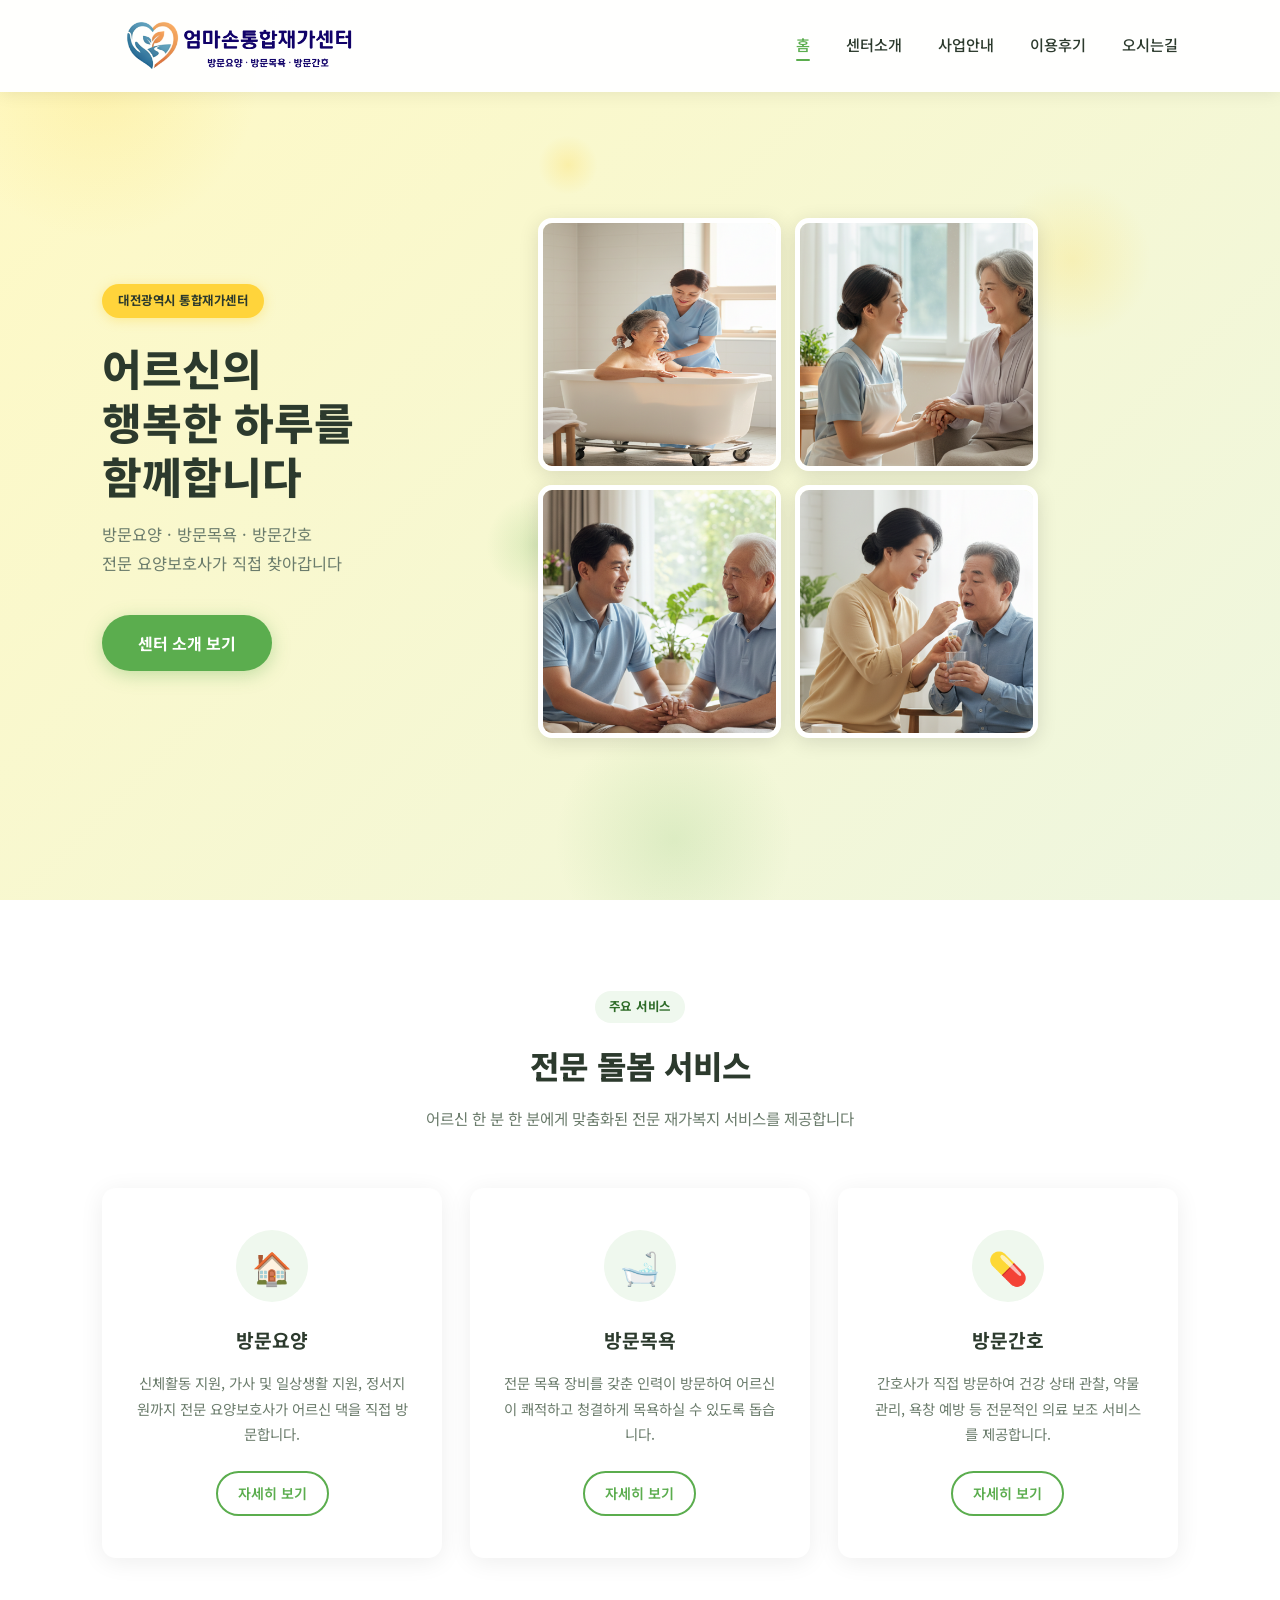
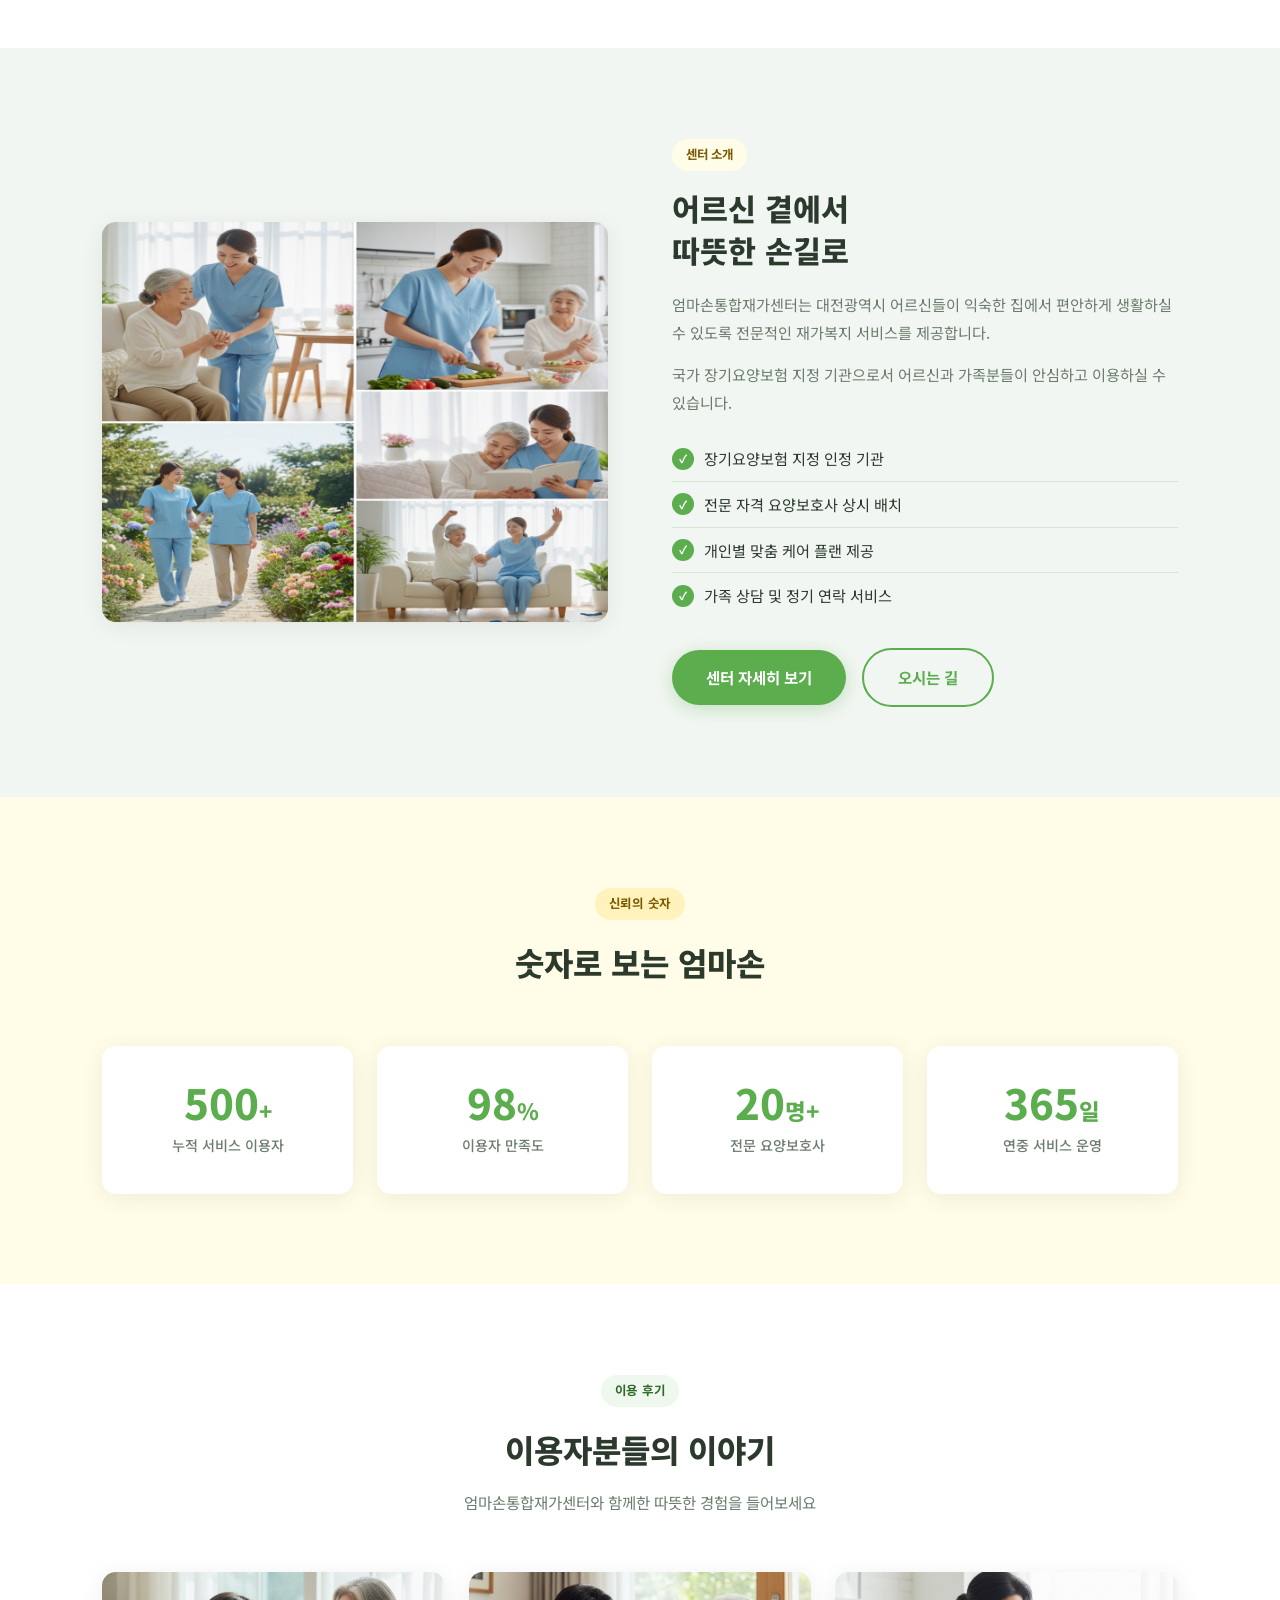
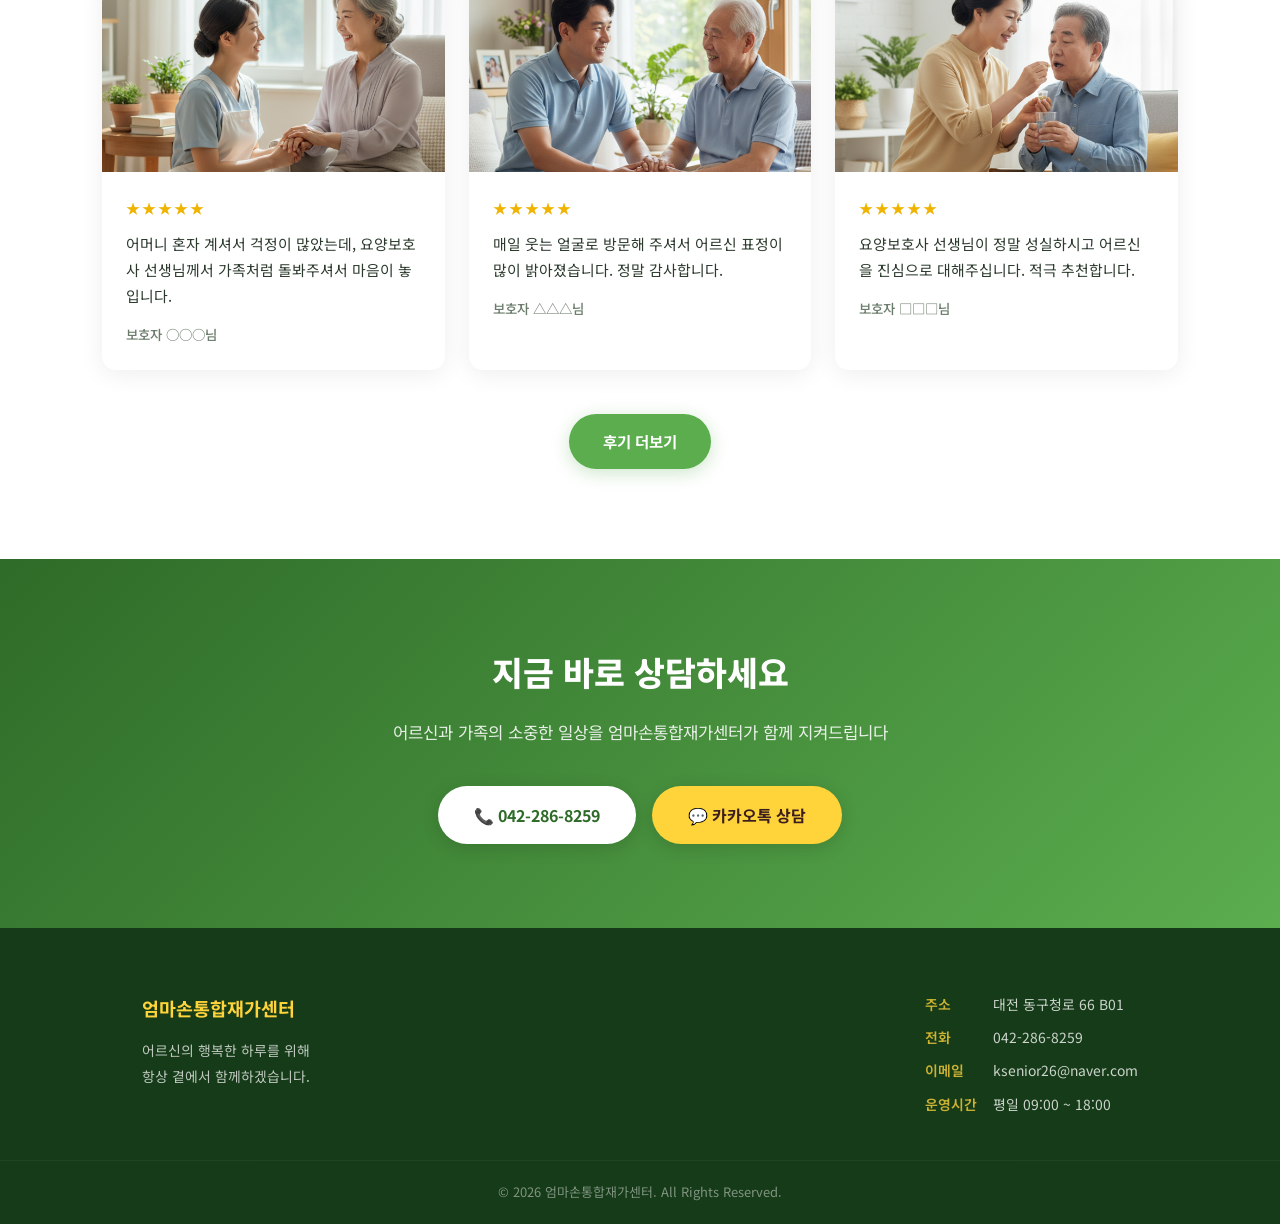
<file: index.html>
<!DOCTYPE html>
<html lang="ko">
<head>
  <meta charset="UTF-8">
  <meta name="viewport" content="width=device-width, initial-scale=1.0">
  <title>엄마손통합재가센터</title>
  <link rel="stylesheet" href="css/style.css">
</head>
<body>

<!-- PC 하단 고정 상담 버튼 -->
<div class="fixed-contact">
  <a href="tel:042-286-8259" class="contact-btn call">📞 전화 상담</a>
  <a href="https://open.kakao.com/o/XXXXXXX" target="_blank" class="contact-btn kakao">💬 카카오톡 상담</a>
</div>

<!-- 모바일 하단 상담 바 -->
<div class="mobile-contact">
  <a href="tel:042-286-8259" class="mobile-btn call">📞 전화 상담</a>
  <a href="https://open.kakao.com/o/XXXXXXX" target="_blank" class="mobile-btn kakao">💬 카카오톡 상담</a>
</div>

<!-- 헤더 -->
<header class="header" id="header">
  <h1 class="logo">
    <a href="index.html">
      <img src="images/logo-new.png" alt="엄마손통합재가센터">
    </a>
  </h1>
  <button class="menu-toggle" aria-label="메뉴 열기">☰</button>
  <nav class="nav">
    <a href="index.html" class="home">홈</a>
    <a href="guide.html" class="about">센터소개</a>
    <a href="service.html" class="service">사업안내</a>
    <a href="review.html" class="review">이용후기</a>
    <a href="map.html" class="map">오시는길</a>
  </nav>
</header>

<!-- 히어로 -->
<section class="hero">
  <div class="hero-decor" aria-hidden="true">
    <span></span><span></span><span></span><span></span><span></span>
  </div>
  <div class="hero-content">
    <span class="hero-badge">대전광역시 통합재가센터</span>
    <h2>어르신의<br>행복한 하루를<br>함께합니다</h2>
    <p>방문요양 · 방문목욕 · 방문간호<br>전문 요양보호사가 직접 찾아갑니다</p>
    <a href="guide.html" class="hero-btn">센터 소개 보기</a>
  </div>
  <div class="hero-gallery">
    <div class="hero-frame">
      <img src="images/bath.jpg" alt="방문목욕 서비스">
    </div>
    <div class="hero-frame">
      <img src="images/review1.jpg" alt="이용 후기">
    </div>
    <div class="hero-frame">
      <img src="images/review2.jpg" alt="이용 후기">
    </div>
    <div class="hero-frame">
      <img src="images/review3.jpg" alt="이용 후기">
    </div>
  </div>
</section>

<!-- 서비스 섹션 -->
<section class="section">
  <div class="section-title scroll-ani">
    <span class="label">주요 서비스</span>
    <h2>전문 돌봄 서비스</h2>
    <p>어르신 한 분 한 분에게 맞춤화된 전문 재가복지 서비스를 제공합니다</p>
  </div>
  <div class="services-grid">
    <div class="service-card scroll-ani">
      <div class="icon">🏠</div>
      <h3>방문요양</h3>
      <p>신체활동 지원, 가사 및 일상생활 지원, 정서지원까지 전문 요양보호사가 어르신 댁을 직접 방문합니다.</p>
      <a href="service.html" class="card-link">자세히 보기</a>
    </div>
    <div class="service-card scroll-ani">
      <div class="icon">🛁</div>
      <h3>방문목욕</h3>
      <p>전문 목욕 장비를 갖춘 인력이 방문하여 어르신이 쾌적하고 청결하게 목욕하실 수 있도록 돕습니다.</p>
      <a href="service.html" class="card-link">자세히 보기</a>
    </div>
    <div class="service-card scroll-ani">
      <div class="icon">💊</div>
      <h3>방문간호</h3>
      <p>간호사가 직접 방문하여 건강 상태 관찰, 약물 관리, 욕창 예방 등 전문적인 의료 보조 서비스를 제공합니다.</p>
      <a href="service.html" class="card-link">자세히 보기</a>
    </div>
  </div>
</section>

<!-- 센터 소개 섹션 -->
<section class="section section-alt">
  <div class="about-section">
    <div class="about-img scroll-ani">
      <img src="images/care.jpg" alt="엄마손통합재가센터 돌봄 서비스">
    </div>
    <div class="about-text scroll-ani">
      <span class="label">센터 소개</span>
      <h2>어르신 곁에서<br>따뜻한 손길로</h2>
      <p>엄마손통합재가센터는 대전광역시 어르신들이 익숙한 집에서 편안하게 생활하실 수 있도록 전문적인 재가복지 서비스를 제공합니다.</p>
      <p>국가 장기요양보험 지정 기관으로서 어르신과 가족분들이 안심하고 이용하실 수 있습니다.</p>
      <ul class="about-features">
        <li>장기요양보험 지정 인정 기관</li>
        <li>전문 자격 요양보호사 상시 배치</li>
        <li>개인별 맞춤 케어 플랜 제공</li>
        <li>가족 상담 및 정기 연락 서비스</li>
      </ul>
      <a href="guide.html" class="btn-primary">센터 자세히 보기</a>
      <a href="map.html" class="btn-outline">오시는 길</a>
    </div>
  </div>
</section>

<!-- 숫자로 보는 엄마손 -->
<section class="section section-yellow">
  <div class="section-title scroll-ani">
    <span class="label">신뢰의 숫자</span>
    <h2>숫자로 보는 엄마손</h2>
  </div>
  <div class="stats-grid">
    <div class="stat-card scroll-ani">
      <div class="num">500<span>+</span></div>
      <div class="label">누적 서비스 이용자</div>
    </div>
    <div class="stat-card scroll-ani">
      <div class="num">98<span>%</span></div>
      <div class="label">이용자 만족도</div>
    </div>
    <div class="stat-card scroll-ani">
      <div class="num">20<span>명+</span></div>
      <div class="label">전문 요양보호사</div>
    </div>
    <div class="stat-card scroll-ani">
      <div class="num">365<span>일</span></div>
      <div class="label">연중 서비스 운영</div>
    </div>
  </div>
</section>

<!-- 이용후기 미리보기 -->
<section class="section">
  <div class="section-title scroll-ani">
    <span class="label">이용 후기</span>
    <h2>이용자분들의 이야기</h2>
    <p>엄마손통합재가센터와 함께한 따뜻한 경험을 들어보세요</p>
  </div>
  <div class="review-grid">
    <div class="review-card scroll-ani">
      <img src="images/review1.jpg" alt="방문요양 서비스">
      <div class="review-text">
        <div class="review-stars">★★★★★</div>
        <p class="review-content">어머니 혼자 계셔서 걱정이 많았는데, 요양보호사 선생님께서 가족처럼 돌봐주셔서 마음이 놓입니다.</p>
        <p class="review-writer">보호자 ○○○님</p>
      </div>
    </div>
    <div class="review-card scroll-ani">
      <img src="images/review2.jpg" alt="어르신 케어">
      <div class="review-text">
        <div class="review-stars">★★★★★</div>
        <p class="review-content">매일 웃는 얼굴로 방문해 주셔서 어르신 표정이 많이 밝아졌습니다. 정말 감사합니다.</p>
        <p class="review-writer">보호자 △△△님</p>
      </div>
    </div>
    <div class="review-card scroll-ani">
      <img src="images/review3.jpg" alt="어르신 케어">
      <div class="review-text">
        <div class="review-stars">★★★★★</div>
        <p class="review-content">요양보호사 선생님이 정말 성실하시고 어르신을 진심으로 대해주십니다. 적극 추천합니다.</p>
        <p class="review-writer">보호자 □□□님</p>
      </div>
    </div>
  </div>
  <div style="text-align:center; margin-top: 44px;">
    <a href="review.html" class="btn-primary">후기 더보기</a>
  </div>
</section>

<!-- CTA 섹션 -->
<section class="cta-section">
  <h2>지금 바로 상담하세요</h2>
  <p>어르신과 가족의 소중한 일상을 엄마손통합재가센터가 함께 지켜드립니다</p>
  <div class="cta-btns">
    <a href="tel:042-286-8259" class="btn-white">📞 042-286-8259</a>
    <a href="https://open.kakao.com/o/XXXXXXX" target="_blank" class="btn-kakao">💬 카카오톡 상담</a>
  </div>
</section>

<!-- 푸터 -->
<footer class="footer">
  <div class="footer-inner">
    <div class="footer-left">
      <h3>엄마손통합재가센터</h3>
      <p>어르신의 행복한 하루를 위해<br>항상 곁에서 함께하겠습니다.</p>
    </div>
    <div class="footer-right">
      <p><strong>주소</strong> 대전 동구청로 66 B01</p>
      <p><strong>전화</strong> 042-286-8259</p>
      <p><strong>이메일</strong> ksenior26@naver.com</p>
      <p><strong>운영시간</strong> 평일 09:00 ~ 18:00</p>
    </div>
  </div>
  <div class="footer-bottom">© 2026 엄마손통합재가센터. All Rights Reserved.</div>
</footer>

<script src="js/header.js"></script>
<script src="js/main.js"></script>
</body>
</html>
</file>
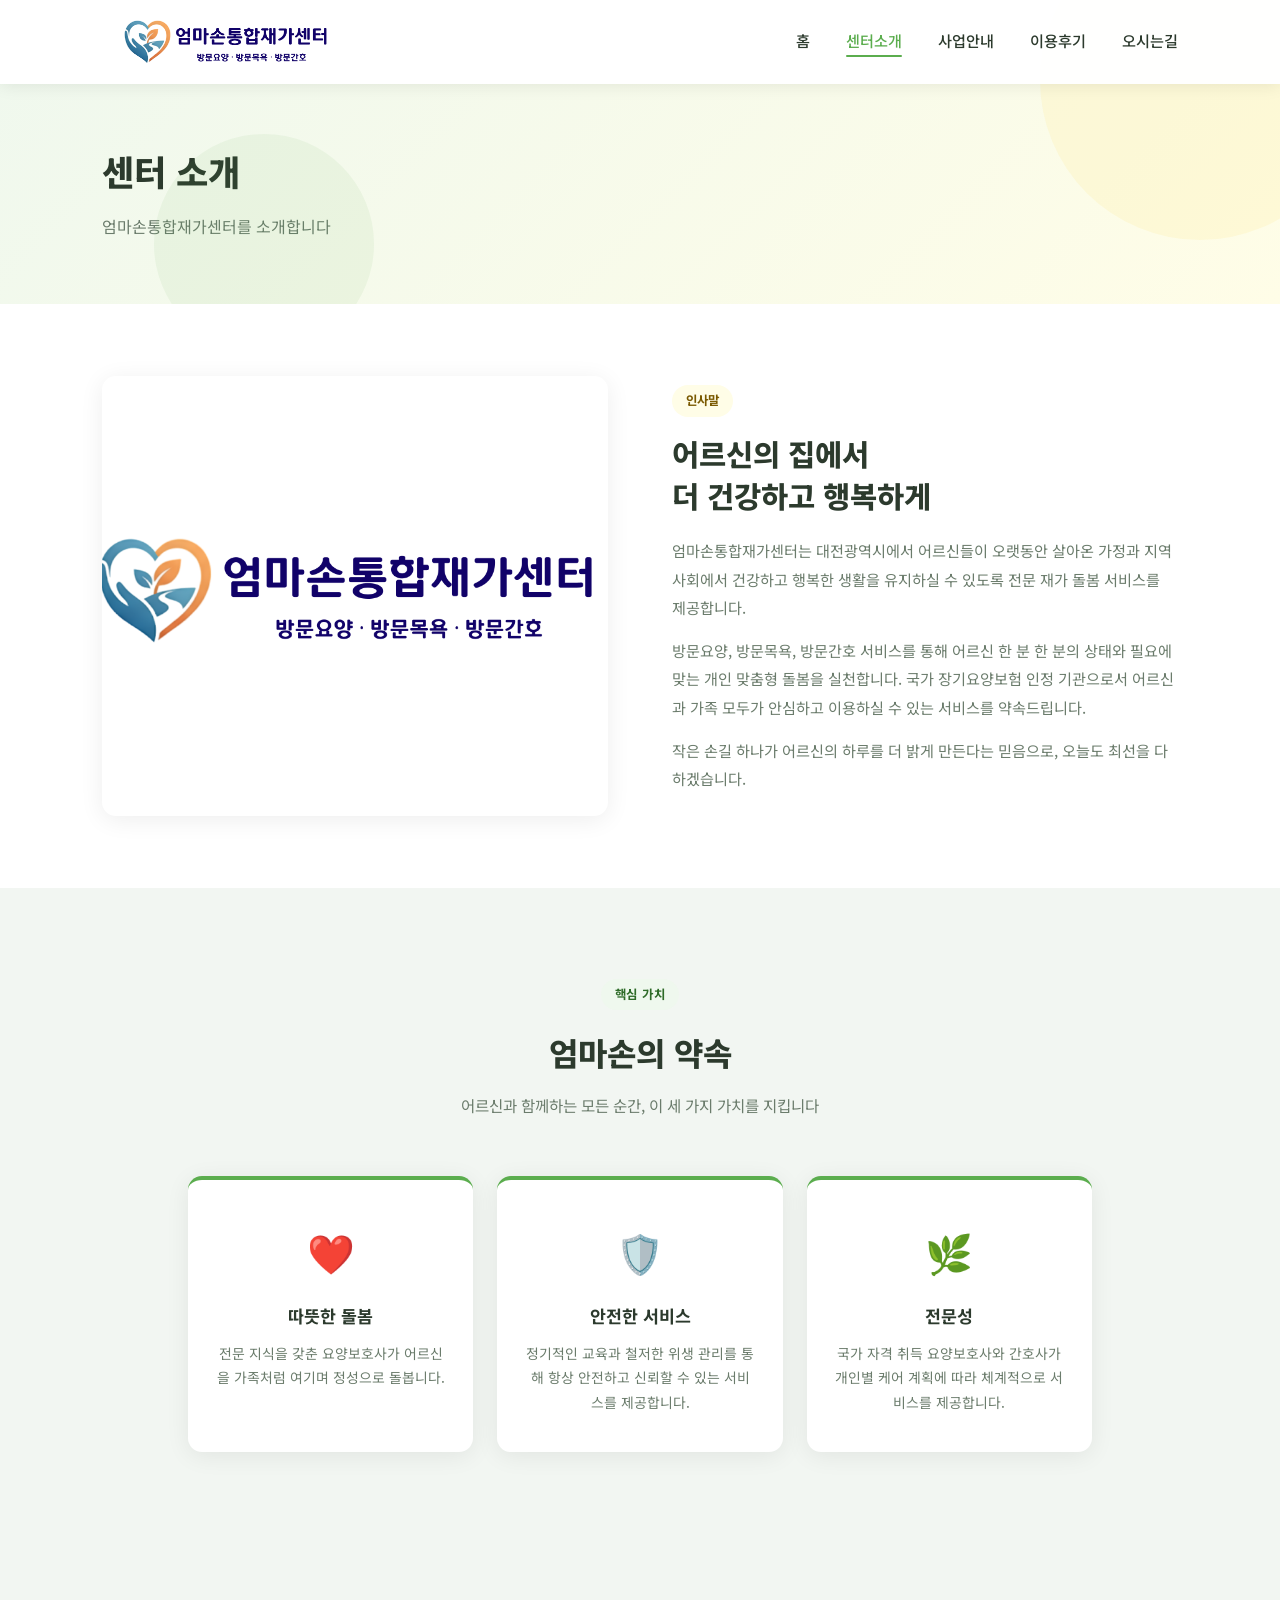
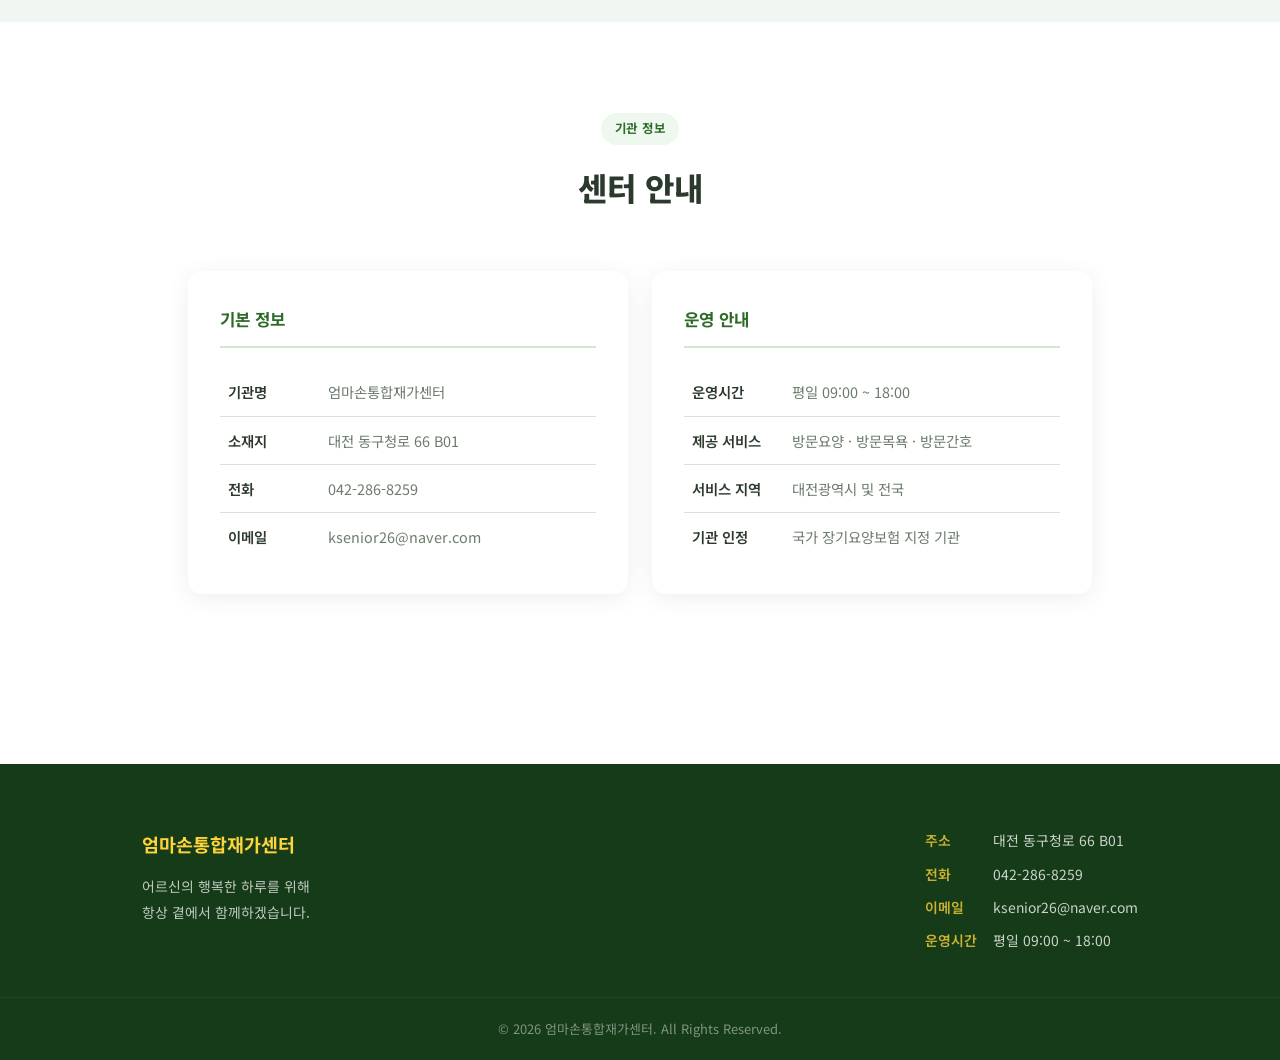
<file: guide.html>
<!DOCTYPE html>
<html lang="ko">
<head>
  <meta charset="UTF-8">
  <meta name="viewport" content="width=device-width, initial-scale=1.0">
  <title>센터소개 | 엄마손통합재가센터</title>
  <link rel="stylesheet" href="css/style.css">
</head>
<body>

<!-- PC 하단 고정 상담 버튼 -->
<div class="fixed-contact">
  <a href="tel:042-286-8259" class="contact-btn call">📞 전화 상담</a>
  <a href="https://open.kakao.com/o/XXXXXXX" target="_blank" class="contact-btn kakao">💬 카카오톡 상담</a>
</div>

<!-- 모바일 하단 상담 바 -->
<div class="mobile-contact">
  <a href="tel:042-286-8259" class="mobile-btn call">📞 전화 상담</a>
  <a href="https://open.kakao.com/o/XXXXXXX" target="_blank" class="mobile-btn kakao">💬 카카오톡 상담</a>
</div>

<!-- 헤더 -->
<header class="header service-header">
  <h1 class="logo">
    <a href="index.html">
      <img src="images/logo-new.png" alt="엄마손통합재가센터">
    </a>
  </h1>
  <button class="menu-toggle" aria-label="메뉴 열기">☰</button>
  <nav class="nav">
    <a href="index.html" class="home">홈</a>
    <a href="guide.html" class="about">센터소개</a>
    <a href="service.html" class="service">사업안내</a>
    <a href="review.html" class="review">이용후기</a>
    <a href="map.html" class="map">오시는길</a>
  </nav>
</header>

<!-- 페이지 타이틀 -->
<section class="sub-title">
  <h2>센터 소개</h2>
  <p>엄마손통합재가센터를 소개합니다</p>
</section>

<!-- 인사말 + 이미지 -->
<section class="about-intro">
  <div class="about-intro-img scroll-ani">
    <img src="images/logo-new.png" alt="엄마손통합재가센터">
  </div>
  <div class="about-intro-text scroll-ani">
    <span class="label">인사말</span>
    <h2>어르신의 집에서<br>더 건강하고 행복하게</h2>
    <p>엄마손통합재가센터는 대전광역시에서 어르신들이 오랫동안 살아온 가정과 지역사회에서 건강하고 행복한 생활을 유지하실 수 있도록 전문 재가 돌봄 서비스를 제공합니다.</p>
    <p>방문요양, 방문목욕, 방문간호 서비스를 통해 어르신 한 분 한 분의 상태와 필요에 맞는 개인 맞춤형 돌봄을 실천합니다. 국가 장기요양보험 인정 기관으로서 어르신과 가족 모두가 안심하고 이용하실 수 있는 서비스를 약속드립니다.</p>
    <p>작은 손길 하나가 어르신의 하루를 더 밝게 만든다는 믿음으로, 오늘도 최선을 다하겠습니다.</p>
  </div>
</section>

<!-- 핵심 가치 -->
<section class="section section-alt">
  <div class="section-title scroll-ani">
    <span class="label">핵심 가치</span>
    <h2>엄마손의 약속</h2>
    <p>어르신과 함께하는 모든 순간, 이 세 가지 가치를 지킵니다</p>
  </div>
  <div class="values-grid">
    <div class="value-card scroll-ani">
      <span class="icon">❤️</span>
      <h3>따뜻한 돌봄</h3>
      <p>전문 지식을 갖춘 요양보호사가 어르신을 가족처럼 여기며 정성으로 돌봅니다.</p>
    </div>
    <div class="value-card scroll-ani">
      <span class="icon">🛡️</span>
      <h3>안전한 서비스</h3>
      <p>정기적인 교육과 철저한 위생 관리를 통해 항상 안전하고 신뢰할 수 있는 서비스를 제공합니다.</p>
    </div>
    <div class="value-card scroll-ani">
      <span class="icon">🌿</span>
      <h3>전문성</h3>
      <p>국가 자격 취득 요양보호사와 간호사가 개인별 케어 계획에 따라 체계적으로 서비스를 제공합니다.</p>
    </div>
  </div>
</section>

<!-- 기관 정보 -->
<section class="section">
  <div class="section-title scroll-ani">
    <span class="label">기관 정보</span>
    <h2>센터 안내</h2>
  </div>
  <div class="info-grid">
    <div class="info-card scroll-ani">
      <h3>기본 정보</h3>
      <table>
        <tr><td>기관명</td><td>엄마손통합재가센터</td></tr>
        <tr><td>소재지</td><td>대전 동구청로 66 B01</td></tr>
        <tr><td>전화</td><td>042-286-8259</td></tr>
        <tr><td>이메일</td><td>ksenior26@naver.com</td></tr>
      </table>
    </div>
    <div class="info-card scroll-ani">
      <h3>운영 안내</h3>
      <table>
        <tr><td>운영시간</td><td>평일 09:00 ~ 18:00</td></tr>
        <tr><td>제공 서비스</td><td>방문요양 · 방문목욕 · 방문간호</td></tr>
        <tr><td>서비스 지역</td><td>대전광역시 및 전국</td></tr>
        <tr><td>기관 인정</td><td>국가 장기요양보험 지정 기관</td></tr>
      </table>
    </div>
  </div>
</section>

<!-- 푸터 -->
<footer class="footer">
  <div class="footer-inner">
    <div class="footer-left">
      <h3>엄마손통합재가센터</h3>
      <p>어르신의 행복한 하루를 위해<br>항상 곁에서 함께하겠습니다.</p>
    </div>
    <div class="footer-right">
      <p><strong>주소</strong> 대전 동구청로 66 B01</p>
      <p><strong>전화</strong> 042-286-8259</p>
      <p><strong>이메일</strong> ksenior26@naver.com</p>
      <p><strong>운영시간</strong> 평일 09:00 ~ 18:00</p>
    </div>
  </div>
  <div class="footer-bottom">© 2026 엄마손통합재가센터. All Rights Reserved.</div>
</footer>

<script src="js/header.js"></script>
<script src="js/main.js"></script>
</body>
</html>
</file>
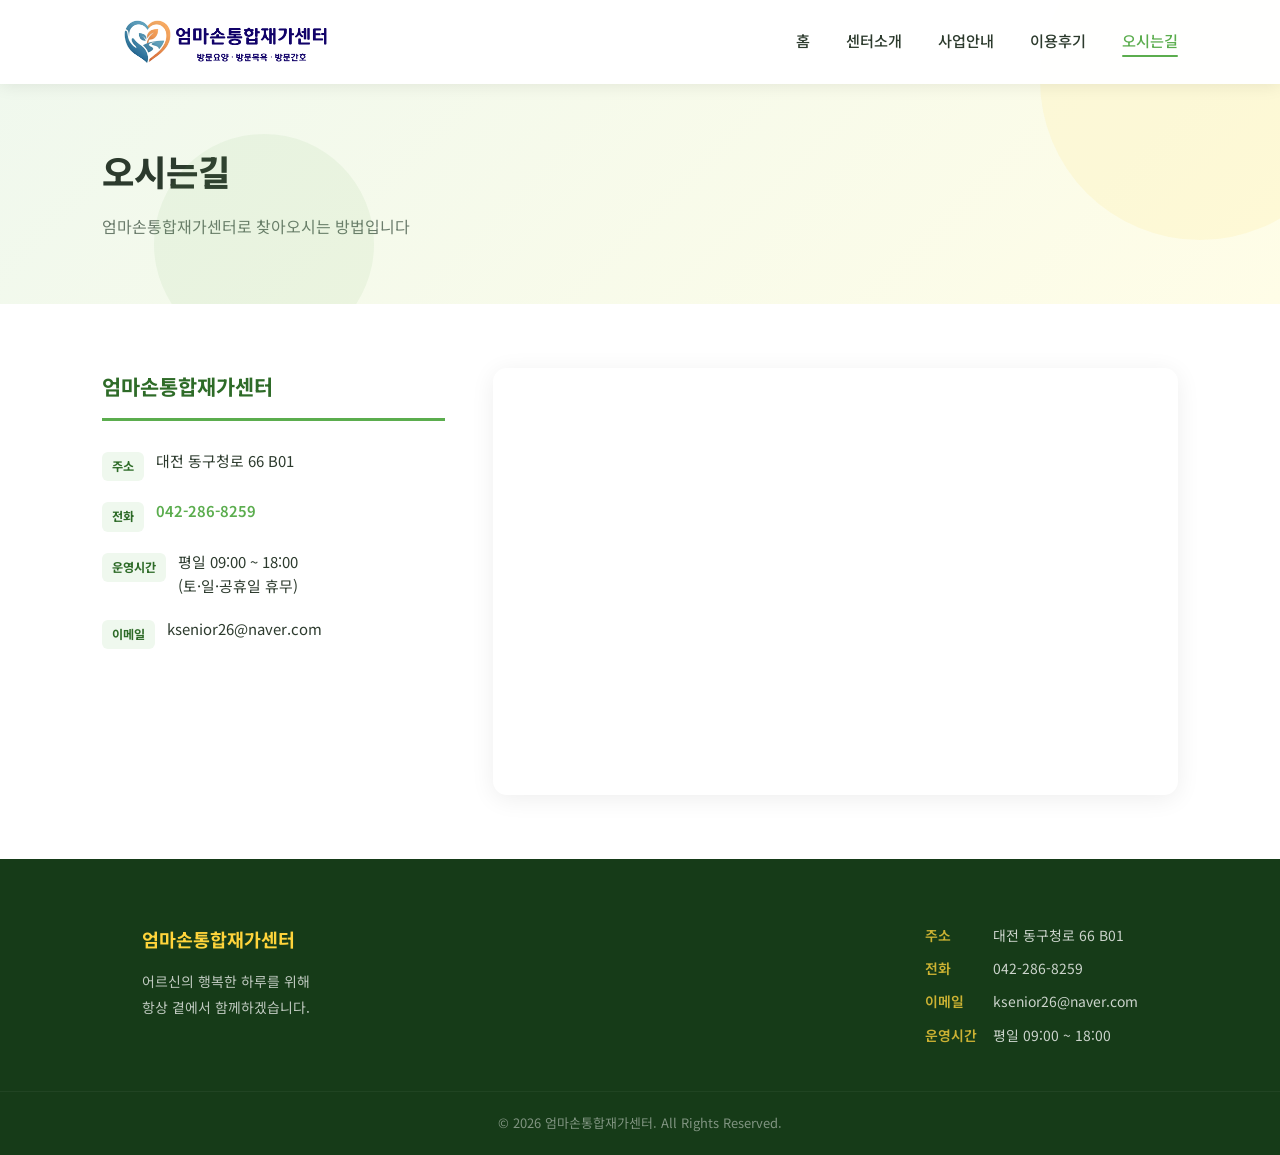
<file: map.html>
<!DOCTYPE html>
<html lang="ko">
<head>
  <meta charset="UTF-8">
  <meta name="viewport" content="width=device-width, initial-scale=1.0">
  <title>오시는길 | 엄마손통합재가센터</title>
  <link rel="stylesheet" href="css/style.css">
</head>
<body>

<!-- PC 하단 고정 상담 버튼 -->
<div class="fixed-contact">
  <a href="tel:042-286-8259" class="contact-btn call">📞 전화 상담</a>
  <a href="https://open.kakao.com/o/XXXXXXX" target="_blank" class="contact-btn kakao">💬 카카오톡 상담</a>
</div>

<!-- 모바일 하단 상담 바 -->
<div class="mobile-contact">
  <a href="tel:042-286-8259" class="mobile-btn call">📞 전화 상담</a>
  <a href="https://open.kakao.com/o/XXXXXXX" target="_blank" class="mobile-btn kakao">💬 카카오톡 상담</a>
</div>

<!-- 헤더 -->
<header class="header service-header">
  <h1 class="logo">
    <a href="index.html">
      <img src="images/logo-new.png" alt="엄마손통합재가센터">
    </a>
  </h1>
  <button class="menu-toggle" aria-label="메뉴 열기">☰</button>
  <nav class="nav">
    <a href="index.html" class="home">홈</a>
    <a href="guide.html" class="about">센터소개</a>
    <a href="service.html" class="service">사업안내</a>
    <a href="review.html" class="review">이용후기</a>
    <a href="map.html" class="map">오시는길</a>
  </nav>
</header>

<!-- 페이지 타이틀 -->
<section class="sub-title">
  <h2>오시는길</h2>
  <p>엄마손통합재가센터로 찾아오시는 방법입니다</p>
</section>

<!-- 지도 + 정보 -->
<section class="map-section">
  <div class="map-info scroll-ani">
    <h3>엄마손통합재가센터</h3>

    <div class="map-info-item">
      <span class="mi-label">주소</span>
      <span class="mi-val">대전 동구청로 66 B01</span>
    </div>
    <div class="map-info-item">
      <span class="mi-label">전화</span>
      <span class="mi-val">
        <a href="tel:042-286-8259">042-286-8259</a>
      </span>
    </div>
    <div class="map-info-item">
      <span class="mi-label">운영시간</span>
      <span class="mi-val">평일 09:00 ~ 18:00<br>(토·일·공휴일 휴무)</span>
    </div>
    <div class="map-info-item">
      <span class="mi-label">이메일</span>
      <span class="mi-val">ksenior26@naver.com</span>
    </div>
  </div>

  <div class="map-box scroll-ani">
    <iframe
      src="https://map.naver.com/p/search/%EB%8C%80%EC%A0%84%20%EB%8F%99%EA%B5%AC%EC%B2%AD%EB%A1%9C%2066%20B01"
      width="100%"
      height="420"
      style="border:0;"
      loading="lazy"
      title="엄마손통합재가센터 위치">
    </iframe>
  </div>
</section>

<!-- 푸터 -->
<footer class="footer">
  <div class="footer-inner">
    <div class="footer-left">
      <h3>엄마손통합재가센터</h3>
      <p>어르신의 행복한 하루를 위해<br>항상 곁에서 함께하겠습니다.</p>
    </div>
    <div class="footer-right">
      <p><strong>주소</strong> 대전 동구청로 66 B01</p>
      <p><strong>전화</strong> 042-286-8259</p>
      <p><strong>이메일</strong> ksenior26@naver.com</p>
      <p><strong>운영시간</strong> 평일 09:00 ~ 18:00</p>
    </div>
  </div>
  <div class="footer-bottom">© 2026 엄마손통합재가센터. All Rights Reserved.</div>
</footer>

<script src="js/header.js"></script>
<script src="js/main.js"></script>
</body>
</html>
</file>
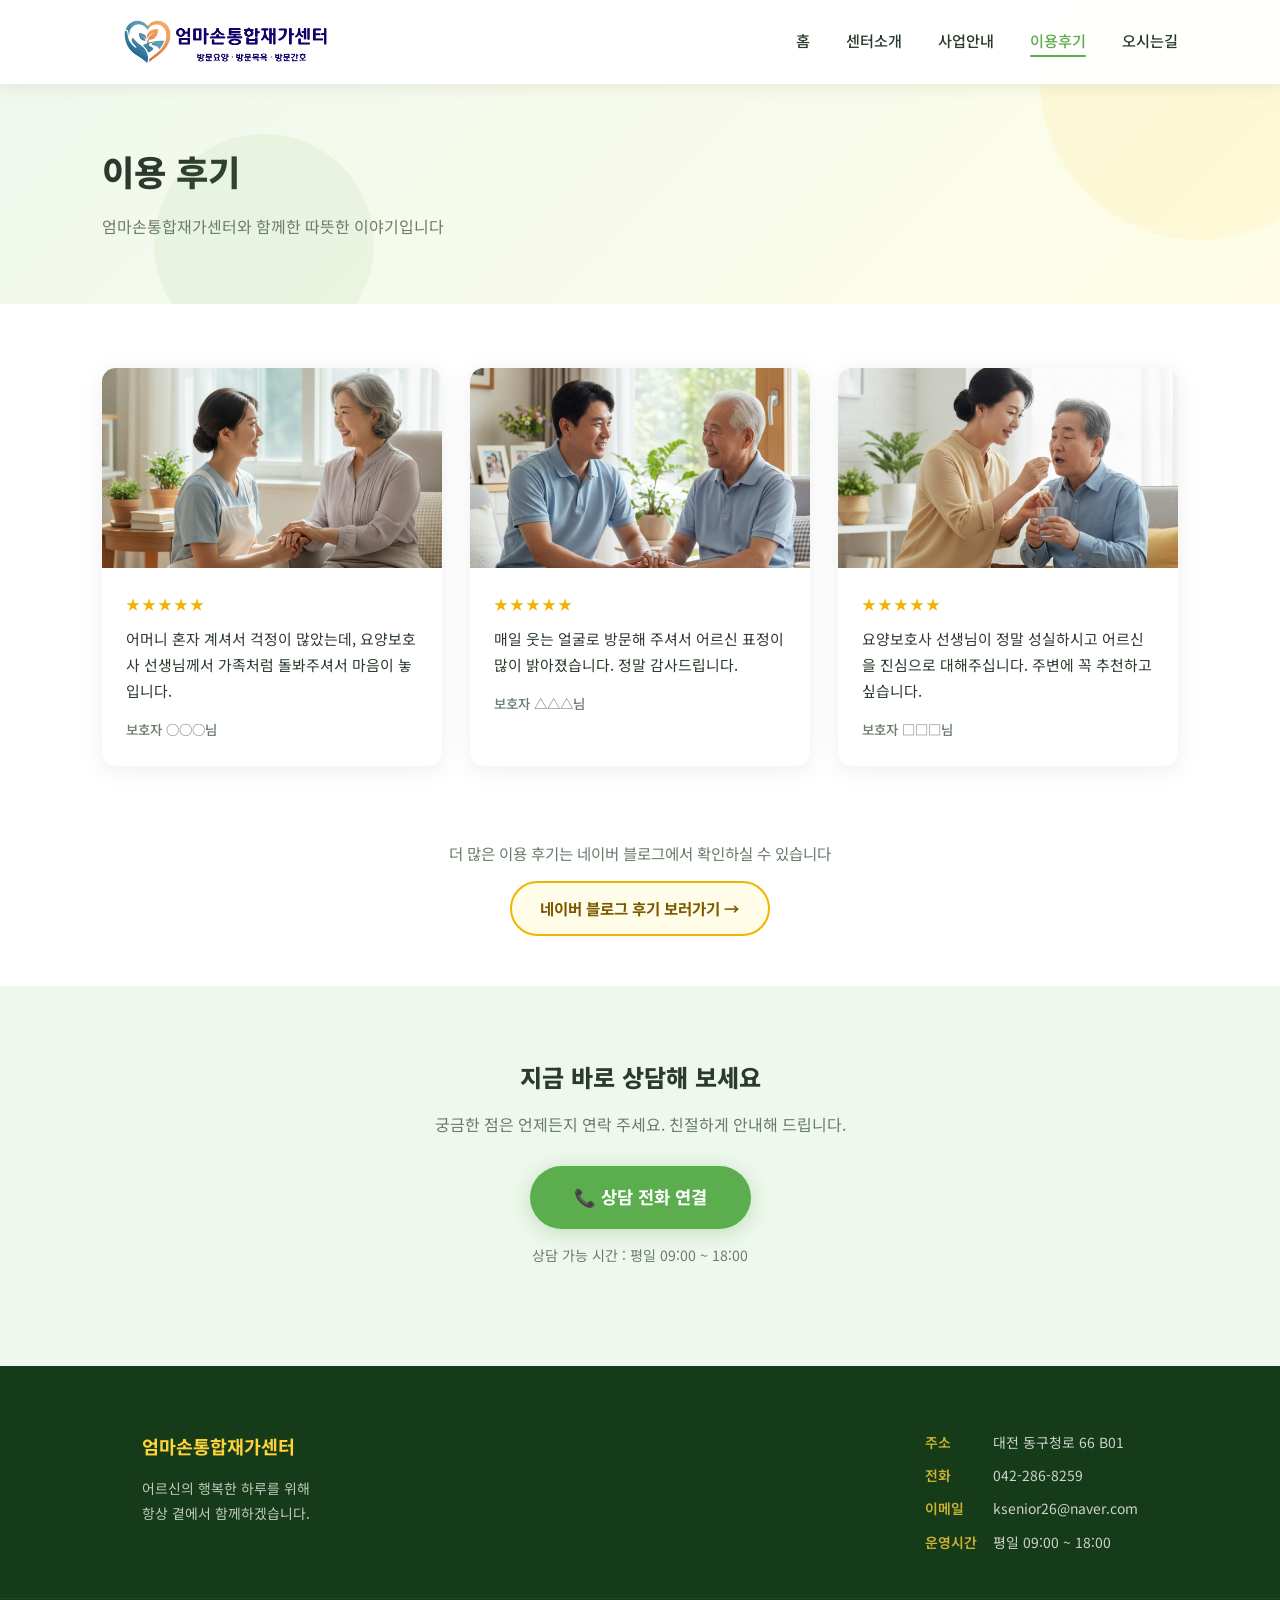
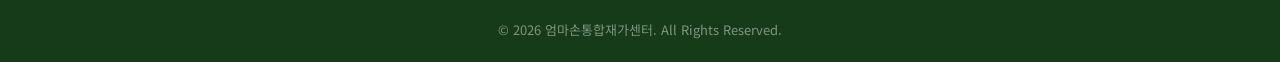
<file: review.html>
<!DOCTYPE html>
<html lang="ko">
<head>
  <meta charset="UTF-8">
  <meta name="viewport" content="width=device-width, initial-scale=1.0">
  <title>이용후기 | 엄마손통합재가센터</title>
  <link rel="stylesheet" href="css/style.css">
</head>
<body>

<!-- PC 하단 고정 상담 버튼 -->
<div class="fixed-contact">
  <a href="tel:042-286-8259" class="contact-btn call">📞 전화 상담</a>
  <a href="https://open.kakao.com/o/XXXXXXX" target="_blank" class="contact-btn kakao">💬 카카오톡 상담</a>
</div>

<!-- 모바일 하단 상담 바 -->
<div class="mobile-contact">
  <a href="tel:042-286-8259" class="mobile-btn call">📞 전화 상담</a>
  <a href="https://open.kakao.com/o/XXXXXXX" target="_blank" class="mobile-btn kakao">💬 카카오톡 상담</a>
</div>

<!-- 헤더 -->
<header class="header service-header">
  <h1 class="logo">
    <a href="index.html">
      <img src="images/logo-new.png" alt="엄마손통합재가센터">
    </a>
  </h1>
  <button class="menu-toggle" aria-label="메뉴 열기">☰</button>
  <nav class="nav">
    <a href="index.html" class="home">홈</a>
    <a href="guide.html" class="about">센터소개</a>
    <a href="service.html" class="service">사업안내</a>
    <a href="review.html" class="review">이용후기</a>
    <a href="map.html" class="map">오시는길</a>
  </nav>
</header>

<!-- 페이지 타이틀 -->
<section class="sub-title">
  <h2>이용 후기</h2>
  <p>엄마손통합재가센터와 함께한 따뜻한 이야기입니다</p>
</section>

<!-- 후기 카드 리스트 -->
<section class="review-section">

  <div class="review-card scroll-ani">
    <img src="images/review1.jpg" alt="방문요양 서비스 사진">
    <div class="review-text">
      <div class="review-stars">★★★★★</div>
      <p class="review-content">
        어머니 혼자 계셔서 걱정이 많았는데,
        요양보호사 선생님께서 가족처럼 돌봐주셔서
        마음이 놓입니다.
      </p>
      <p class="review-writer">보호자 ○○○님</p>
    </div>
  </div>

  <div class="review-card scroll-ani">
    <img src="images/review2.jpg" alt="어르신 케어 사진">
    <div class="review-text">
      <div class="review-stars">★★★★★</div>
      <p class="review-content">
        매일 웃는 얼굴로 방문해 주셔서
        어르신 표정이 많이 밝아졌습니다.
        정말 감사드립니다.
      </p>
      <p class="review-writer">보호자 △△△님</p>
    </div>
  </div>

  <div class="review-card scroll-ani">
    <img src="images/review3.jpg" alt="어르신 케어 사진">
    <div class="review-text">
      <div class="review-stars">★★★★★</div>
      <p class="review-content">
        요양보호사 선생님이 정말 성실하시고
        어르신을 진심으로 대해주십니다.
        주변에 꼭 추천하고 싶습니다.
      </p>
      <p class="review-writer">보호자 □□□님</p>
    </div>
  </div>

</section>

<!-- 블로그 후기 안내 -->
<div class="review-more scroll-ani">
  <p>더 많은 이용 후기는 네이버 블로그에서 확인하실 수 있습니다</p>
  <a href="https://blog.naver.com/본인블로그주소" target="_blank">
    네이버 블로그 후기 보러가기 →
  </a>
</div>

<!-- 상담 CTA -->
<div class="review-call scroll-ani">
  <h3>지금 바로 상담해 보세요</h3>
  <p>궁금한 점은 언제든지 연락 주세요. 친절하게 안내해 드립니다.</p>
  <a href="tel:042-286-8259" class="call-btn">📞 상담 전화 연결</a>
  <p class="call-sub">상담 가능 시간 : 평일 09:00 ~ 18:00</p>
</div>

<!-- 푸터 -->
<footer class="footer">
  <div class="footer-inner">
    <div class="footer-left">
      <h3>엄마손통합재가센터</h3>
      <p>어르신의 행복한 하루를 위해<br>항상 곁에서 함께하겠습니다.</p>
    </div>
    <div class="footer-right">
      <p><strong>주소</strong> 대전 동구청로 66 B01</p>
      <p><strong>전화</strong> 042-286-8259</p>
      <p><strong>이메일</strong> ksenior26@naver.com</p>
      <p><strong>운영시간</strong> 평일 09:00 ~ 18:00</p>
    </div>
  </div>
  <div class="footer-bottom">© 2026 엄마손통합재가센터. All Rights Reserved.</div>
</footer>

<script src="js/header.js"></script>
<script src="js/main.js"></script>
</body>
</html>
</file>
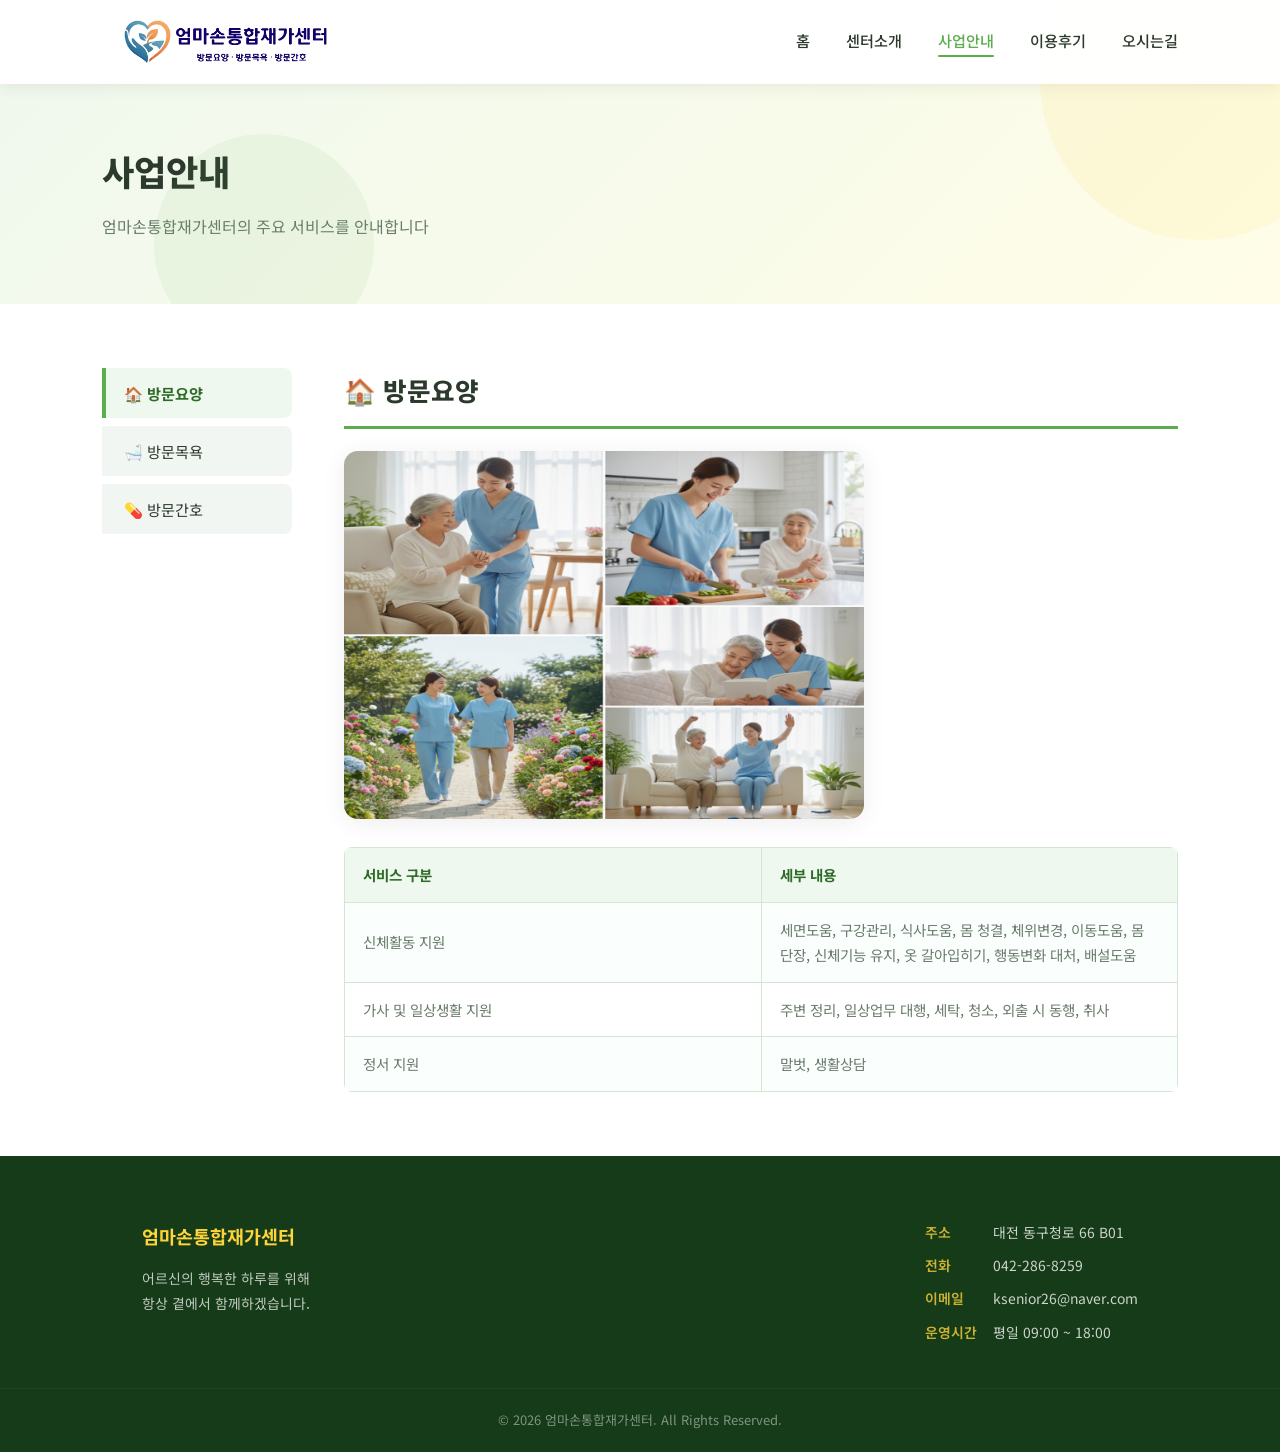
<file: service.html>
<!DOCTYPE html>
<html lang="ko">
<head>
  <meta charset="UTF-8">
  <meta name="viewport" content="width=device-width, initial-scale=1.0">
  <title>사업안내 | 엄마손통합재가센터</title>
  <link rel="stylesheet" href="css/style.css">
</head>
<body>

<!-- PC 하단 고정 상담 버튼 -->
<div class="fixed-contact">
  <a href="tel:042-286-8259" class="contact-btn call">📞 방문요양 상담</a>
  <a href="https://open.kakao.com/o/XXXXXXX" target="_blank" class="contact-btn kakao">💬 카카오톡 빠른 상담</a>
</div>

<!-- 모바일 하단 상담 바 -->
<div class="mobile-contact">
  <a href="tel:042-286-8259" class="mobile-btn call">📞 전화 상담</a>
  <a href="https://open.kakao.com/o/XXXXXXX" target="_blank" class="mobile-btn kakao">💬 카카오톡 상담</a>
</div>

<!-- 헤더 -->
<header class="header service-header">
  <h1 class="logo">
    <a href="index.html">
      <img src="images/logo-new.png" alt="엄마손통합재가센터">
    </a>
  </h1>
  <button class="menu-toggle" aria-label="메뉴 열기">☰</button>
  <nav class="nav">
    <a href="index.html" class="home">홈</a>
    <a href="guide.html" class="about">센터소개</a>
    <a href="service.html" class="service">사업안내</a>
    <a href="review.html" class="review">이용후기</a>
    <a href="map.html" class="map">오시는길</a>
  </nav>
</header>

<!-- 페이지 타이틀 -->
<section class="sub-title">
  <h2>사업안내</h2>
  <p>엄마손통합재가센터의 주요 서비스를 안내합니다</p>
</section>

<!-- 탭 서비스 -->
<section class="service-tabs">
  <!-- 왼쪽 메뉴 -->
  <div class="tabs-menu">
    <button class="tab-btn active" data-tab="care">🏠 방문요양</button>
    <button class="tab-btn" data-tab="bath">🛁 방문목욕</button>
    <button class="tab-btn" data-tab="nursing">💊 방문간호</button>
  </div>

  <!-- 콘텐츠 -->
  <div class="tabs-content">

    <!-- 방문요양 -->
    <div class="tab-item active" id="care">
      <h2>🏠 방문요양</h2>
      <img src="images/care.jpg" alt="방문요양 서비스">
      <table>
        <tr><th>서비스 구분</th><th>세부 내용</th></tr>
        <tr>
          <td>신체활동 지원</td>
          <td>세면도움, 구강관리, 식사도움, 몸 청결, 체위변경, 이동도움, 몸 단장, 신체기능 유지, 옷 갈아입히기, 행동변화 대처, 배설도움</td>
        </tr>
        <tr>
          <td>가사 및 일상생활 지원</td>
          <td>주변 정리, 일상업무 대행, 세탁, 청소, 외출 시 동행, 취사</td>
        </tr>
        <tr>
          <td>정서 지원</td>
          <td>말벗, 생활상담</td>
        </tr>
      </table>
    </div>

    <!-- 방문목욕 -->
    <div class="tab-item" id="bath">
      <h2>🛁 방문목욕</h2>
      <img src="images/bath.jpg" alt="방문목욕 서비스">
      <table>
        <tr><th>서비스 구분</th><th>세부 내용</th></tr>
        <tr>
          <td>전문 목욕</td>
          <td>입욕 준비, 머리감기, 몸 씻기, 말리기, 옷 입히기, 주변 정리</td>
        </tr>
      </table>
    </div>

    <!-- 방문간호 -->
    <div class="tab-item" id="nursing">
      <h2>💊 방문간호</h2>
      <img src="images/nursing.jpg" alt="방문간호 서비스">
      <table>
        <tr><th>서비스 구분</th><th>세부 내용</th></tr>
        <tr><td>건강관리</td><td>건강상태 관찰, 혈압·맥박·호흡·체온 측정</td></tr>
        <tr><td>질병관리</td><td>약물 관리, 투약 관리</td></tr>
        <tr><td>신체기능 관리</td><td>물리치료, 통증관리</td></tr>
        <tr><td>배뇨·배변 관리</td><td>소변줄 관리, 장루 교환 및 간호</td></tr>
        <tr><td>욕창관리</td><td>상처 및 욕창 치료, 욕창 예방 간호</td></tr>
      </table>
    </div>

  </div>
</section>

<!-- 푸터 -->
<footer class="footer">
  <div class="footer-inner">
    <div class="footer-left">
      <h3>엄마손통합재가센터</h3>
      <p>어르신의 행복한 하루를 위해<br>항상 곁에서 함께하겠습니다.</p>
    </div>
    <div class="footer-right">
      <p><strong>주소</strong> 대전 동구청로 66 B01</p>
      <p><strong>전화</strong> 042-286-8259</p>
      <p><strong>이메일</strong> ksenior26@naver.com</p>
      <p><strong>운영시간</strong> 평일 09:00 ~ 18:00</p>
    </div>
  </div>
  <div class="footer-bottom">© 2026 엄마손통합재가센터. All Rights Reserved.</div>
</footer>

<script src="js/header.js"></script>
<script src="js/main.js"></script>
</body>
</html>
</file>
<file: css/style.css>
/* =========================
   Google Fonts
========================= */
@import url('https://fonts.googleapis.com/css2?family=Noto+Sans+KR:wght@300;400;500;600;700;800&display=swap');

/* =========================
   Reset & Variables
========================= */
*, *::before, *::after {
  margin: 0; padding: 0; box-sizing: border-box;
}

:root {
  --yellow: #FFD43B;
  --yellow-dark: #F0B400;
  --yellow-light: #FFFDE7;
  --yellow-text: #7A5900;
  --green: #5BAD4E;
  --green-hover: #4A9A3D;
  --green-dark: #2E6B28;
  --green-footer: #163B18;
  --green-light: #EFF8EE;
  --white: #FFFFFF;
  --gray-bg: #F2F6F2;
  --kakao-text: #3C1E1E;
  --text: #2C3A2D;
  --text-sub: #6B7C6C;
  --border: #D4E6D2;
  --radius: 14px;
  --radius-sm: 8px;
  --shadow: 0 4px 24px rgba(0,0,0,0.07);
  --shadow-hover: 0 12px 36px rgba(0,0,0,0.13);
  --transition: 0.3s ease;
}

body {
  font-family: 'Noto Sans KR', sans-serif;
  font-size: 16px;
  line-height: 1.75;
  color: var(--text);
  background: var(--white);
}

a { text-decoration: none; color: inherit; }
img { max-width: 100%; height: auto; display: block; }

/* =========================
   Header
========================= */
.header {
  position: fixed;
  top: 0;
  width: 100%;
  padding: 4px 8%;
  display: flex;
  align-items: center;
  justify-content: space-between;
  background: rgba(255,255,255,0.97);
  box-shadow: 0 2px 16px rgba(0,0,0,0.08);
  z-index: 1000;
  transition: all var(--transition);
}

.header.scrolled {
  background: rgba(255,255,255,0.97);
  box-shadow: 0 2px 16px rgba(0,0,0,0.08);
  padding: 4px 8%;
}

.header.service-header {
  background: rgba(255,255,255,0.97);
  box-shadow: 0 2px 16px rgba(0,0,0,0.08);
  padding: 4px 8%;
}

.header .logo img {
  height: 200px;
  width: auto;
  clip-path: inset(28% 0 30% 0);
  margin-top: -56px;
  margin-bottom: -60px;
  transition: height var(--transition), margin var(--transition);
}

.header.scrolled .logo img,
.header.service-header .logo img {
  height: 180px;
  margin-top: -50px;
  margin-bottom: -54px;
}

.nav {
  display: flex;
  align-items: center;
  gap: 36px;
}

.nav a {
  font-size: 0.95rem;
  font-weight: 500;
  color: var(--text);
  position: relative;
  padding-bottom: 4px;
  transition: color var(--transition);
}

.header.scrolled .nav a,
.service-header .nav a {
  color: var(--text);
}

.nav a::after {
  content: '';
  position: absolute;
  bottom: 0; left: 0;
  width: 0; height: 2px;
  background: var(--green);
  transition: width var(--transition);
  border-radius: 2px;
}

.nav a:hover { color: var(--green); }
.nav a.active { color: var(--green); }

.header.scrolled .nav a:hover,
.header.scrolled .nav a.active,
.service-header .nav a:hover,
.service-header .nav a.active {
  color: var(--green);
}

.nav a:hover::after,
.nav a.active::after {
  width: 100%;
}

/* 모바일 메뉴 버튼 */
.menu-toggle {
  display: none;
  font-size: 26px;
  background: none;
  border: none;
  cursor: pointer;
  color: var(--text);
  z-index: 10001;
  line-height: 1;
  padding: 4px;
}

.header.scrolled .menu-toggle,
.header.service-header .menu-toggle {
  color: var(--text);
}

/* =========================
   Hero Section
========================= */
.hero {
  height: 100vh;
  min-height: 620px;
  display: flex;
  align-items: center;
  gap: 56px;
  padding: 95px 8% 40px;
  background: linear-gradient(-45deg, #fffde7, #eff8ee, #e8f5e9, #fff9c4);
  background-size: 400% 400%;
  animation: bgShift 12s ease infinite;
  overflow: hidden;
  position: relative;
}

/* 떠다니는 장식 원형 요소 */
.hero-decor {
  position: absolute;
  inset: 0;
  pointer-events: none;
  z-index: 0;
}

.hero-decor span {
  position: absolute;
  border-radius: 50%;
  animation: floatBubble ease-in-out infinite;
}

.hero-decor span:nth-child(1) {
  width: 320px; height: 320px;
  background: radial-gradient(circle, rgba(255,212,59,0.18) 0%, transparent 70%);
  top: -80px; left: -60px;
  animation-duration: 9s; animation-delay: 0s;
}
.hero-decor span:nth-child(2) {
  width: 240px; height: 240px;
  background: radial-gradient(circle, rgba(91,173,78,0.15) 0%, transparent 70%);
  bottom: -60px; right: 38%;
  animation-duration: 11s; animation-delay: -4s;
}
.hero-decor span:nth-child(3) {
  width: 160px; height: 160px;
  background: radial-gradient(circle, rgba(255,212,59,0.2) 0%, transparent 70%);
  top: 20%; right: 10%;
  animation-duration: 8s; animation-delay: -2s;
}
.hero-decor span:nth-child(4) {
  width: 100px; height: 100px;
  background: radial-gradient(circle, rgba(91,173,78,0.18) 0%, transparent 70%);
  top: 55%; left: 38%;
  animation-duration: 7s; animation-delay: -6s;
}
.hero-decor span:nth-child(5) {
  width: 60px; height: 60px;
  background: radial-gradient(circle, rgba(255,212,59,0.25) 0%, transparent 70%);
  top: 15%; left: 42%;
  animation-duration: 6s; animation-delay: -1s;
}

.hero-content {
  flex: 0 0 380px;
  position: relative;
  z-index: 1;
  animation: heroFadeUp 1.0s ease forwards;
}

.hero-badge {
  display: inline-block;
  background: var(--yellow);
  color: var(--text);
  font-size: 0.78rem;
  font-weight: 700;
  padding: 6px 16px;
  border-radius: 999px;
  margin-bottom: 22px;
  letter-spacing: 0.04em;
  box-shadow: 0 2px 12px rgba(255,212,59,0.4);
}

.hero-content h2 {
  font-size: 2.7rem;
  font-weight: 800;
  line-height: 1.25;
  margin-bottom: 18px;
  color: var(--text);
}

.hero-content p {
  font-size: 1.02rem;
  margin-bottom: 36px;
  color: var(--text-sub);
  line-height: 1.8;
}

.hero-btn {
  display: inline-block;
  background: var(--green);
  color: white;
  padding: 14px 36px;
  border-radius: 999px;
  font-weight: 700;
  font-size: 1rem;
  transition: all var(--transition);
  box-shadow: 0 4px 18px rgba(91,173,78,0.35);
}

.hero-btn:hover {
  background: var(--green-hover);
  transform: translateY(-3px);
  box-shadow: 0 10px 28px rgba(91,173,78,0.42);
}

.hero-gallery {
  flex: 1;
  max-width: 500px;
  display: grid;
  grid-template-columns: 1fr 1fr;
  grid-template-rows: 1fr 1fr;
  gap: 14px;
  height: calc(100vh - 180px);
  max-height: 520px;
  position: relative;
  z-index: 1;
}

.hero-frame {
  border-radius: 14px;
  overflow: hidden;
  box-shadow: 0 4px 20px rgba(0,0,0,0.12);
  border: 5px solid white;
  opacity: 0;
  animation: cardPop 0.6s ease forwards;
}

.hero-frame:nth-child(1) { animation-delay: 0.2s; }
.hero-frame:nth-child(2) { animation-delay: 0.4s; }
.hero-frame:nth-child(3) { animation-delay: 0.6s; }
.hero-frame:nth-child(4) { animation-delay: 0.8s; }

.hero-frame img {
  width: 100%;
  height: 100%;
  object-fit: cover;
  object-position: center top;
  display: block;
  transition: transform 0.4s ease;
}

.hero-frame:hover img {
  transform: scale(1.06);
}

.hero-frame:hover {
  box-shadow: 0 10px 32px rgba(0,0,0,0.18);
  transform: translateY(-4px);
  transition: box-shadow 0.3s ease, transform 0.3s ease;
}

@keyframes bgShift {
  0%   { background-position: 0% 50%; }
  50%  { background-position: 100% 50%; }
  100% { background-position: 0% 50%; }
}

@keyframes floatBubble {
  0%, 100% { transform: translateY(0) scale(1); }
  50%       { transform: translateY(-22px) scale(1.04); }
}

@keyframes cardPop {
  from { opacity: 0; transform: translateY(24px) scale(0.96); }
  to   { opacity: 1; transform: translateY(0) scale(1); }
}

@keyframes heroFadeUp {
  from { opacity: 0; transform: translateY(28px); }
  to   { opacity: 1; transform: translateY(0); }
}

/* =========================
   Section 공통
========================= */
.section {
  padding: 90px 8%;
}

.section-alt   { background: var(--gray-bg); }
.section-yellow { background: var(--yellow-light); }
.section-green  { background: var(--green-light); }

/* 노란 배경 섹션 내 label은 노란 계열로 */
.section-yellow .section-title .label {
  background: rgba(255, 212, 59, 0.25);
  color: var(--yellow-text);
}

.section-title {
  text-align: center;
  margin-bottom: 56px;
}

.section-title .label {
  display: inline-block;
  background: var(--green-light);
  color: var(--green-dark);
  font-size: 0.78rem;
  font-weight: 700;
  padding: 5px 14px;
  border-radius: 999px;
  margin-bottom: 14px;
  letter-spacing: 0.06em;
}

.section-title h2 {
  font-size: 2rem;
  font-weight: 800;
  color: var(--text);
  margin-bottom: 12px;
}

.section-title p {
  font-size: 0.97rem;
  color: var(--text-sub);
}

/* =========================
   Services Grid (index)
========================= */
.services-grid {
  display: grid;
  grid-template-columns: repeat(3, 1fr);
  gap: 28px;
}

.service-card {
  background: var(--white);
  border-radius: var(--radius);
  padding: 40px 32px;
  text-align: center;
  box-shadow: var(--shadow);
  border: 2px solid transparent;
  transition: all var(--transition);
}

.service-card:hover {
  transform: translateY(-8px);
  box-shadow: var(--shadow-hover);
  border-color: var(--green);
}

.service-card .icon {
  width: 72px;
  height: 72px;
  margin: 0 auto 22px;
  background: var(--green-light);
  border-radius: 50%;
  display: flex;
  align-items: center;
  justify-content: center;
  font-size: 2rem;
}

.service-card h3 {
  font-size: 1.2rem;
  font-weight: 700;
  margin-bottom: 12px;
  color: var(--text);
}

.service-card p {
  font-size: 0.9rem;
  color: var(--text-sub);
  line-height: 1.8;
  margin-bottom: 24px;
}

.card-link {
  display: inline-block;
  color: var(--green);
  font-weight: 600;
  font-size: 0.88rem;
  padding: 8px 20px;
  border: 2px solid var(--green);
  border-radius: 999px;
  transition: all var(--transition);
}

.card-link:hover {
  background: var(--green);
  color: white;
}

/* =========================
   Stats (index)
========================= */
.stats-grid {
  display: grid;
  grid-template-columns: repeat(4, 1fr);
  gap: 24px;
}

.stat-card {
  text-align: center;
  padding: 36px 20px;
  background: var(--white);
  border-radius: var(--radius);
  box-shadow: var(--shadow);
  transition: transform var(--transition);
}

.stat-card:hover {
  transform: translateY(-4px);
  box-shadow: var(--shadow-hover);
}

.stat-card .num {
  font-size: 2.6rem;
  font-weight: 800;
  color: var(--green);
  line-height: 1;
  margin-bottom: 10px;
}

.stat-card .num span {
  font-size: 1.4rem;
}

.stat-card .label {
  font-size: 0.88rem;
  color: var(--text-sub);
  font-weight: 500;
}

/* =========================
   About Section (index)
========================= */
.about-section {
  display: flex;
  gap: 64px;
  align-items: center;
}

.about-img {
  flex: 1;
  border-radius: var(--radius);
  overflow: hidden;
  box-shadow: var(--shadow);
}

.about-img img {
  width: 100%;
  height: 400px;
  object-fit: cover;
}

.about-text { flex: 1; }

.about-text .label {
  display: inline-block;
  background: var(--yellow-light);
  color: var(--yellow-text);
  font-size: 0.78rem;
  font-weight: 700;
  padding: 5px 14px;
  border-radius: 999px;
  margin-bottom: 16px;
}

.about-text h2 {
  font-size: 1.9rem;
  font-weight: 800;
  line-height: 1.4;
  margin-bottom: 18px;
  color: var(--text);
}

.about-text p {
  font-size: 0.95rem;
  color: var(--text-sub);
  margin-bottom: 14px;
  line-height: 1.85;
}

.about-features {
  list-style: none;
  margin: 20px 0 30px;
}

.about-features li {
  padding: 9px 0;
  font-size: 0.95rem;
  color: var(--text);
  display: flex;
  align-items: center;
  gap: 10px;
  border-bottom: 1px solid var(--border);
}

.about-features li:last-child { border-bottom: none; }

.about-features li::before {
  content: '✓';
  display: inline-flex;
  align-items: center;
  justify-content: center;
  width: 22px; height: 22px;
  background: var(--green);
  color: white;
  border-radius: 50%;
  font-size: 0.7rem;
  font-weight: 800;
  flex-shrink: 0;
}

/* =========================
   Buttons
========================= */
.btn-primary {
  display: inline-block;
  background: var(--green);
  color: white;
  padding: 14px 34px;
  border-radius: 999px;
  font-weight: 700;
  font-size: 0.97rem;
  transition: all var(--transition);
  box-shadow: 0 4px 18px rgba(91,173,78,0.3);
}

.btn-primary:hover {
  background: var(--green-hover);
  transform: translateY(-3px);
  box-shadow: 0 8px 26px rgba(91,173,78,0.4);
}

.btn-outline {
  display: inline-block;
  border: 2px solid var(--green);
  color: var(--green);
  padding: 14px 34px;
  border-radius: 999px;
  font-weight: 700;
  font-size: 0.97rem;
  margin-left: 12px;
  transition: all var(--transition);
}

.btn-outline:hover {
  background: var(--green);
  color: white;
  transform: translateY(-2px);
}

/* =========================
   Review Grid (index)
========================= */
.review-grid {
  display: grid;
  grid-template-columns: repeat(3, 1fr);
  gap: 24px;
}

.review-card {
  background: var(--white);
  border-radius: var(--radius);
  overflow: hidden;
  box-shadow: var(--shadow);
  transition: all var(--transition);
}

.review-card:hover {
  transform: translateY(-6px);
  box-shadow: var(--shadow-hover);
}

.review-card img {
  width: 100%;
  height: 200px;
  object-fit: cover;
}

.review-text { padding: 24px; }

.review-stars {
  color: var(--yellow-dark);
  font-size: 0.88rem;
  letter-spacing: 2px;
  margin-bottom: 10px;
}

.review-content {
  font-size: 0.93rem;
  line-height: 1.75;
  color: var(--text);
  margin-bottom: 14px;
}

.review-writer {
  font-size: 0.84rem;
  color: var(--text-sub);
  font-weight: 500;
}

/* =========================
   CTA Section (index)
========================= */
.cta-section {
  background: linear-gradient(135deg, var(--green-dark) 0%, var(--green) 100%);
  padding: 84px 8%;
  text-align: center;
  color: white;
}

.cta-section h2 {
  font-size: 2.1rem;
  font-weight: 800;
  margin-bottom: 16px;
}

.cta-section p {
  font-size: 1.05rem;
  margin-bottom: 38px;
  opacity: 0.88;
}

.cta-btns {
  display: flex;
  gap: 16px;
  justify-content: center;
  flex-wrap: wrap;
}

.btn-white {
  display: inline-block;
  background: white;
  color: var(--green-dark);
  padding: 15px 36px;
  border-radius: 999px;
  font-weight: 700;
  font-size: 1rem;
  transition: all var(--transition);
  box-shadow: 0 4px 18px rgba(0,0,0,0.14);
}

.btn-white:hover {
  transform: translateY(-4px);
  box-shadow: 0 12px 30px rgba(0,0,0,0.2);
}

.btn-kakao {
  display: inline-block;
  background: var(--yellow);
  color: var(--kakao-text);
  padding: 15px 36px;
  border-radius: 999px;
  font-weight: 700;
  font-size: 1rem;
  transition: all var(--transition);
  box-shadow: 0 4px 18px rgba(0,0,0,0.14);
}

.btn-kakao:hover {
  background: var(--yellow-dark);
  transform: translateY(-4px);
  box-shadow: 0 12px 30px rgba(0,0,0,0.2);
}

/* =========================
   Sub-page Header Banner
========================= */
.sub-title {
  padding: 140px 8% 64px;
  background: linear-gradient(135deg, var(--green-light) 0%, var(--yellow-light) 100%);
  position: relative;
  overflow: hidden;
}

.sub-title::before {
  content: '';
  position: absolute;
  top: -80px; right: -80px;
  width: 320px; height: 320px;
  background: var(--yellow);
  opacity: 0.1;
  border-radius: 50%;
}

.sub-title::after {
  content: '';
  position: absolute;
  bottom: -50px; left: 12%;
  width: 220px; height: 220px;
  background: var(--green);
  opacity: 0.07;
  border-radius: 50%;
}

.sub-title h2 {
  font-size: 2.2rem;
  font-weight: 800;
  color: var(--text);
  margin-bottom: 10px;
}

.sub-title p {
  font-size: 1rem;
  color: var(--text-sub);
}

/* =========================
   Service Tabs Page
========================= */
.service-tabs {
  display: flex;
  gap: 52px;
  padding: 64px 8%;
  max-width: 1300px;
  margin: 0 auto;
}

.tabs-menu {
  width: 190px;
  flex-shrink: 0;
  display: flex;
  flex-direction: column;
  gap: 8px;
}

.tab-btn {
  display: block;
  width: 100%;
  padding: 14px 18px;
  background: var(--gray-bg);
  border: none;
  border-left: 4px solid transparent;
  border-radius: 0 var(--radius-sm) var(--radius-sm) 0;
  text-align: left;
  cursor: pointer;
  font-size: 0.95rem;
  color: var(--text);
  font-family: 'Noto Sans KR', sans-serif;
  transition: all var(--transition);
}

.tab-btn:hover {
  background: var(--green-light);
  color: var(--green-dark);
}

.tab-btn.active {
  background: var(--green-light);
  border-left-color: var(--green);
  color: var(--green-dark);
  font-weight: 700;
}

.tabs-content { flex: 1; }

.tab-item { display: none; }

.tab-item.active {
  display: block;
  animation: tabFadeIn 0.4s ease;
}

@keyframes tabFadeIn {
  from { opacity: 0; transform: translateY(10px); }
  to   { opacity: 1; transform: translateY(0); }
}

.tab-item h2 {
  font-size: 1.6rem;
  font-weight: 800;
  color: var(--text);
  margin-bottom: 22px;
  padding-bottom: 14px;
  border-bottom: 3px solid var(--green);
  display: flex;
  align-items: center;
  gap: 10px;
}

.tab-item img {
  width: 100%;
  max-width: 520px;
  height: auto;
  border-radius: var(--radius);
  box-shadow: var(--shadow);
  margin-bottom: 28px;
  display: block;
}

.tab-item table {
  width: 100%;
  border-collapse: collapse;
  border-radius: var(--radius-sm);
  overflow: hidden;
}

.tab-item table th,
.tab-item table td {
  border: 1px solid var(--border);
  padding: 14px 18px;
  text-align: left;
  font-size: 0.91rem;
}

.tab-item table th {
  background: var(--green-light);
  color: var(--green-dark);
  font-weight: 700;
  width: 160px;
}

.tab-item table td {
  color: var(--text-sub);
}

.tab-item table tr:nth-child(even) td {
  background: #FAFFFE;
}

/* =========================
   Review Page
========================= */
.review-section {
  padding: 64px 8%;
  display: grid;
  grid-template-columns: repeat(auto-fit, minmax(300px, 1fr));
  gap: 28px;
}

.review-more {
  text-align: center;
  padding: 10px 8% 50px;
  font-size: 0.97rem;
  color: var(--text-sub);
}

.review-more a {
  display: inline-block;
  margin-top: 14px;
  background: var(--yellow-light);
  color: var(--yellow-text);
  font-weight: 700;
  padding: 12px 28px;
  border-radius: 999px;
  border: 2px solid var(--yellow-dark);
  transition: all var(--transition);
}

.review-more a:hover {
  background: var(--yellow-dark);
  color: white;
  transform: translateY(-2px);
}

.review-call {
  text-align: center;
  padding: 70px 8%;
  background: var(--green-light);
}

.review-call h3 {
  font-size: 1.5rem;
  font-weight: 800;
  margin-bottom: 12px;
  color: var(--text);
}

.review-call p {
  color: var(--text-sub);
  margin-bottom: 28px;
}

.call-btn {
  display: inline-block;
  background: var(--green);
  color: white;
  padding: 16px 44px;
  border-radius: 999px;
  font-size: 1.1rem;
  font-weight: 700;
  transition: all var(--transition);
  box-shadow: 0 4px 22px rgba(91,173,78,0.32);
}

.call-btn:hover {
  background: var(--green-hover);
  transform: translateY(-4px);
  box-shadow: 0 12px 30px rgba(91,173,78,0.42);
}

.call-sub {
  margin-top: 14px;
  font-size: 0.88rem;
  color: var(--text-sub);
}

/* =========================
   Map Page
========================= */
.map-section {
  display: flex;
  gap: 48px;
  padding: 64px 8%;
  align-items: flex-start;
}

.map-info { flex: 1; min-width: 260px; }

.map-info h3 {
  font-size: 1.3rem;
  font-weight: 700;
  color: var(--green-dark);
  margin-bottom: 28px;
  padding-bottom: 14px;
  border-bottom: 3px solid var(--green);
}

.map-info-item {
  display: flex;
  gap: 12px;
  margin-bottom: 18px;
  align-items: flex-start;
}

.mi-label {
  background: var(--green-light);
  color: var(--green-dark);
  font-size: 0.76rem;
  font-weight: 700;
  padding: 4px 10px;
  border-radius: 6px;
  white-space: nowrap;
  margin-top: 3px;
  flex-shrink: 0;
}

.mi-val {
  font-size: 0.93rem;
  color: var(--text);
  line-height: 1.65;
}

.map-info a {
  color: var(--green);
  font-weight: 600;
}

.map-box {
  flex: 2;
  border-radius: var(--radius);
  overflow: hidden;
  box-shadow: var(--shadow);
  min-height: 380px;
}

/* =========================
   Guide / About Page
========================= */
.about-intro {
  display: flex;
  gap: 64px;
  align-items: center;
  padding: 72px 8%;
}

.about-intro-img {
  flex: 1;
  border-radius: var(--radius);
  overflow: hidden;
  box-shadow: var(--shadow);
}

.about-intro-img img {
  width: 100%;
  height: 440px;
  object-fit: cover;
}

.about-intro-text { flex: 1; }

.about-intro-text .label {
  display: inline-block;
  background: var(--yellow-light);
  color: var(--yellow-text);
  font-size: 0.78rem;
  font-weight: 700;
  padding: 5px 14px;
  border-radius: 999px;
  margin-bottom: 16px;
}

.about-intro-text h2 {
  font-size: 1.85rem;
  font-weight: 800;
  line-height: 1.4;
  margin-bottom: 20px;
  color: var(--text);
}

.about-intro-text p {
  font-size: 0.95rem;
  color: var(--text-sub);
  line-height: 1.88;
  margin-bottom: 14px;
}

.values-grid {
  display: grid;
  grid-template-columns: repeat(3, 1fr);
  gap: 24px;
  padding: 0 8% 80px;
}

.value-card {
  background: var(--white);
  border-radius: var(--radius);
  padding: 38px 28px;
  text-align: center;
  box-shadow: var(--shadow);
  border-top: 4px solid var(--green);
  transition: all var(--transition);
}

.value-card:hover {
  transform: translateY(-6px);
  box-shadow: var(--shadow-hover);
  border-top-color: var(--green-hover);
}

.value-card .icon {
  font-size: 2.4rem;
  margin-bottom: 16px;
  display: block;
}

.value-card h3 {
  font-size: 1.08rem;
  font-weight: 700;
  margin-bottom: 10px;
  color: var(--text);
}

.value-card p {
  font-size: 0.87rem;
  color: var(--text-sub);
  line-height: 1.75;
}

.info-grid {
  display: grid;
  grid-template-columns: repeat(2, 1fr);
  gap: 24px;
  padding: 0 8% 80px;
}

.info-card {
  background: var(--white);
  border-radius: var(--radius);
  padding: 34px 32px;
  box-shadow: var(--shadow);
}

.info-card h3 {
  font-size: 1.05rem;
  font-weight: 700;
  color: var(--green-dark);
  margin-bottom: 20px;
  padding-bottom: 12px;
  border-bottom: 2px solid var(--border);
}

.info-card table {
  width: 100%;
  border-collapse: collapse;
}

.info-card table tr {
  border-bottom: 1px solid var(--border);
}

.info-card table tr:last-child {
  border-bottom: none;
}

.info-card table td {
  padding: 11px 8px;
  font-size: 0.9rem;
}

.info-card table td:first-child {
  font-weight: 600;
  color: var(--text);
  width: 100px;
}

.info-card table td:last-child {
  color: var(--text-sub);
}

/* =========================
   Footer
========================= */
.footer {
  background: var(--green-footer);
  color: white;
}

.footer-inner {
  max-width: 1200px;
  margin: 0 auto;
  padding: 64px 8% 44px;
  display: flex;
  gap: 60px;
  justify-content: space-between;
}

.footer-left h3 {
  font-size: 1.15rem;
  font-weight: 700;
  color: var(--yellow);
  margin-bottom: 14px;
}

.footer-left p {
  font-size: 0.87rem;
  opacity: 0.72;
  line-height: 1.85;
}

.footer-right {
  display: flex;
  flex-direction: column;
  gap: 9px;
}

.footer-right p {
  font-size: 0.87rem;
  opacity: 0.78;
}

.footer-right strong {
  display: inline-block;
  width: 64px;
  font-weight: 600;
  color: var(--yellow);
  opacity: 1;
}

.footer-bottom {
  border-top: 1px solid rgba(255,255,255,0.1);
  padding: 20px 8%;
  font-size: 0.81rem;
  text-align: center;
  opacity: 0.45;
  color: white;
}

/* =========================
   Fixed Contact (PC)
========================= */
.fixed-contact {
  position: fixed;
  bottom: 28px;
  left: 50%;
  transform: translateX(-50%);
  display: flex;
  gap: 12px;
  z-index: 9999;
  opacity: 0;
  pointer-events: none;
  transition: opacity 0.4s ease;
}

.fixed-contact.show {
  opacity: 1;
  pointer-events: auto;
}

.contact-btn {
  display: flex;
  align-items: center;
  gap: 8px;
  padding: 13px 26px;
  border-radius: 999px;
  font-size: 0.93rem;
  font-weight: 700;
  color: white;
  box-shadow: 0 6px 22px rgba(0,0,0,0.2);
  transition: all var(--transition);
  white-space: nowrap;
}

.contact-btn.call  { background: var(--green); }
.contact-btn.kakao { background: #FEE500; color: var(--kakao-text); }

.contact-btn:hover {
  transform: translateY(-3px);
  box-shadow: 0 12px 30px rgba(0,0,0,0.28);
}

/* =========================
   Mobile Bottom Bar
========================= */
.mobile-contact { display: none; }

/* =========================
   Scroll Animation
========================= */
.scroll-ani {
  opacity: 0;
  transform: translateY(36px);
  transition: opacity 0.75s ease, transform 0.75s ease;
}

.scroll-ani.show {
  opacity: 1;
  transform: translateY(0);
}

/* =========================
   Responsive — Tablet
========================= */
@media (max-width: 1024px) {
  .stats-grid { grid-template-columns: repeat(2, 1fr); }
  .values-grid { grid-template-columns: repeat(2, 1fr); }
}

/* =========================
   Responsive — Mobile
========================= */
@media (max-width: 768px) {
  .section { padding: 56px 5%; }

  /* Header */
  .header           { padding: 0 5%; }
  .header.scrolled  { padding: 0 5%; }
  .header.service-header { padding: 0 5%; }
  .header .logo img {
    height: 210px;
    width: auto;
    max-width: none;
    clip-path: inset(28% 0 30% 0);
    margin-top: -68px;
    margin-bottom: -54px;
    display: block;
  }
  .header.scrolled .logo img,
  .header.service-header .logo img {
    height: 210px;
    margin-top: -68px;
    margin-bottom: -54px;
  }

  .menu-toggle {
    display: block;
    position: absolute;
    right: 5%;
    top: 50%;
    transform: translateY(-50%);
    font-size: 28px;
    padding: 8px;
    z-index: 10002;
    background: none;
    border: none;
    color: var(--text);
    cursor: pointer;
  }

  .nav {
    position: fixed;
    top: 0; right: -100%;
    width: 76%;
    height: 100vh;
    background: var(--green-footer);
    flex-direction: column;
    padding-top: 90px;
    gap: 0;
    transition: right 0.35s ease;
    z-index: 10000;
    align-items: flex-start;
    box-shadow: -6px 0 24px rgba(0,0,0,0.2);
  }

  .nav.open { right: 0; }

  .nav a,
  .header.scrolled .nav a,
  .service-header .nav a {
    width: 100%;
    font-size: 1.05rem;
    color: rgba(255,255,255,0.85);
    padding: 15px 28px;
    border-bottom: 1px solid rgba(255,255,255,0.06);
  }

  .nav a:hover,
  .nav a.active,
  .header.scrolled .nav a:hover,
  .header.scrolled .nav a.active,
  .service-header .nav a:hover,
  .service-header .nav a.active {
    color: var(--yellow);
    background: rgba(255,255,255,0.04);
  }

  .nav a::after { display: none; }

  /* Hero */
  .hero {
    flex-direction: column;
    height: auto;
    min-height: 100dvh;
    padding: 90px 6% 40px;
    gap: 24px;
    justify-content: center;
  }
  .hero-content {
    flex: none;
    width: 100%;
    text-align: center;
  }
  .hero-content h2 {
    font-size: 1.75rem;
    line-height: 1.5;
    margin-bottom: 16px;
  }
  .hero-content p {
    font-size: 0.88rem;
    margin-bottom: 24px;
    line-height: 1.7;
  }
  .hero-badge {
    font-size: 0.7rem;
    padding: 5px 13px;
    margin-bottom: 18px;
    margin-top: 16px;
  }
  .hero-btn {
    padding: 12px 30px;
    font-size: 0.92rem;
  }
  .hero-gallery {
    max-width: 100%;
    height: auto;
    max-height: none;
    gap: 8px;
  }
  .hero-frame {
    border-width: 3px;
    border-radius: 10px;
    aspect-ratio: 3/2;
  }

  /* About & Review images */
  .about-img img {
    height: 260px;
    object-position: top center;
  }
  .review-card img {
    height: 220px;
    object-position: top center;
  }

  /* Grids */
  .services-grid { grid-template-columns: 1fr; }
  .stats-grid    { grid-template-columns: repeat(2, 1fr); }
  .review-grid   { grid-template-columns: 1fr; }
  .about-section { flex-direction: column; gap: 36px; }
  .values-grid   { grid-template-columns: 1fr; }
  .info-grid     { grid-template-columns: 1fr; padding: 0 5% 50px; }

  /* Sub pages */
  .sub-title { padding: 118px 5% 50px; }
  .sub-title h2 { font-size: 1.8rem; }

  .service-tabs {
    flex-direction: column;
    padding: 44px 5%;
    gap: 28px;
  }

  .tabs-menu {
    width: 100%;
    flex-direction: row;
    flex-wrap: wrap;
  }

  .tab-btn {
    width: auto;
    flex: 1;
    text-align: center;
    border-left: none;
    border-bottom: 3px solid transparent;
    border-radius: var(--radius-sm);
    padding: 10px 12px;
  }

  .tab-btn.active { border-bottom-color: var(--green); }

  .about-intro { flex-direction: column; padding: 52px 5%; gap: 36px; }
  .about-intro-img img { height: 280px; }
  .values-grid { padding: 0 5% 50px; }

  .map-section { flex-direction: column; padding: 52px 5%; }
  .map-box { min-height: 280px; }

  .review-section { padding: 50px 5%; }
  .review-call    { padding: 56px 5%; }
  .review-more    { padding: 0 5% 44px; }

  /* Footer */
  .footer-inner {
    flex-direction: column;
    gap: 28px;
    padding: 50px 5% 36px;
  }
  .footer { text-align: center; }
  .footer-right strong { width: auto; margin-right: 6px; }

  /* CTA */
  .cta-section { padding: 60px 5%; }
  .cta-section h2 { font-size: 1.6rem; }
  .btn-white, .btn-kakao { padding: 13px 26px; font-size: 0.95rem; }

  .section-title h2 { font-size: 1.65rem; }
  .section-title { margin-bottom: 40px; }

  /* Mobile contact bar */
  .fixed-contact { display: none !important; }

  .mobile-contact {
    display: flex;
    position: fixed;
    bottom: -90px;
    left: 0;
    width: 100%;
    z-index: 99999;
    background: white;
    padding: 10px 12px 16px;
    gap: 10px;
    box-shadow: 0 -4px 18px rgba(0,0,0,0.12);
    transition: bottom 0.35s ease;
  }

  .mobile-contact.show { bottom: 0; }

  .mobile-btn {
    flex: 1;
    text-align: center;
    padding: 13px 0;
    border-radius: 10px;
    font-size: 0.93rem;
    font-weight: 700;
    text-decoration: none;
    display: block;
  }

  .mobile-btn.call  { background: var(--green); color: white; }
  .mobile-btn.kakao { background: #FEE500; color: var(--kakao-text); }
}
</file>
